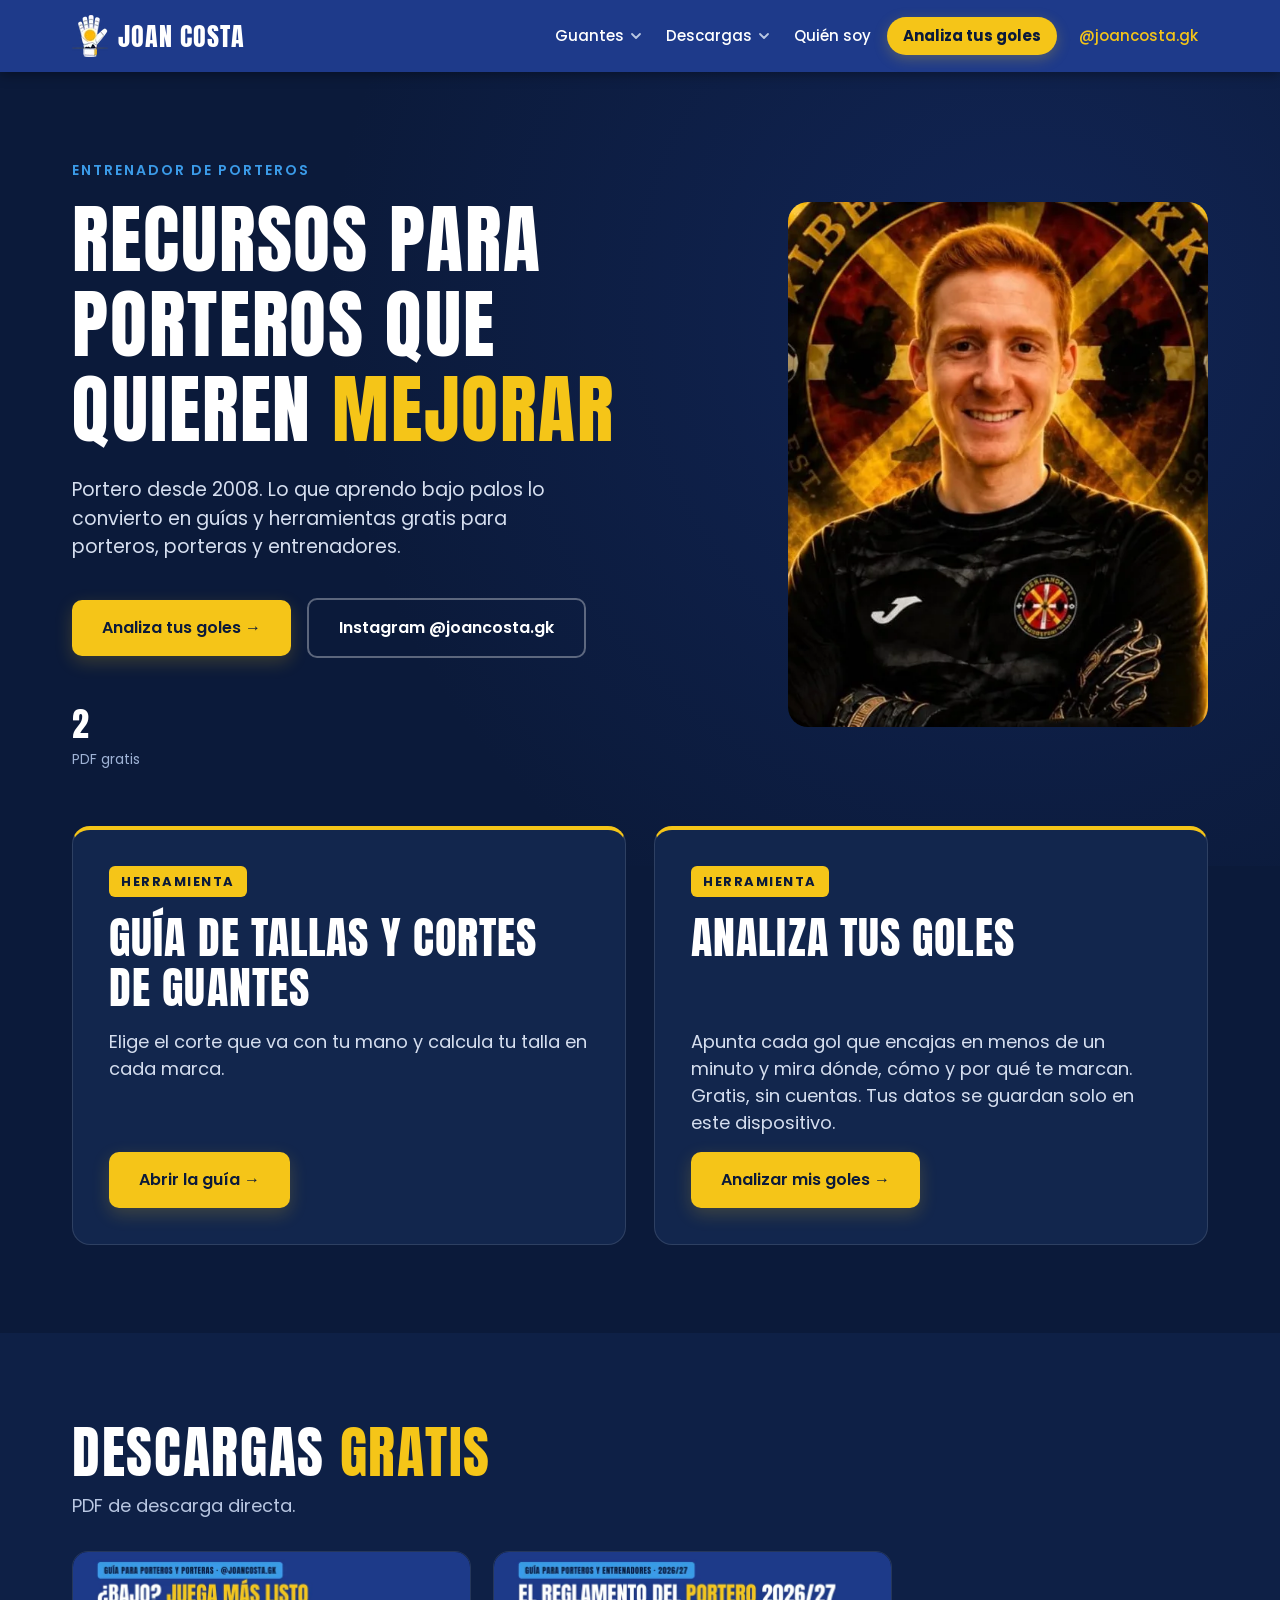
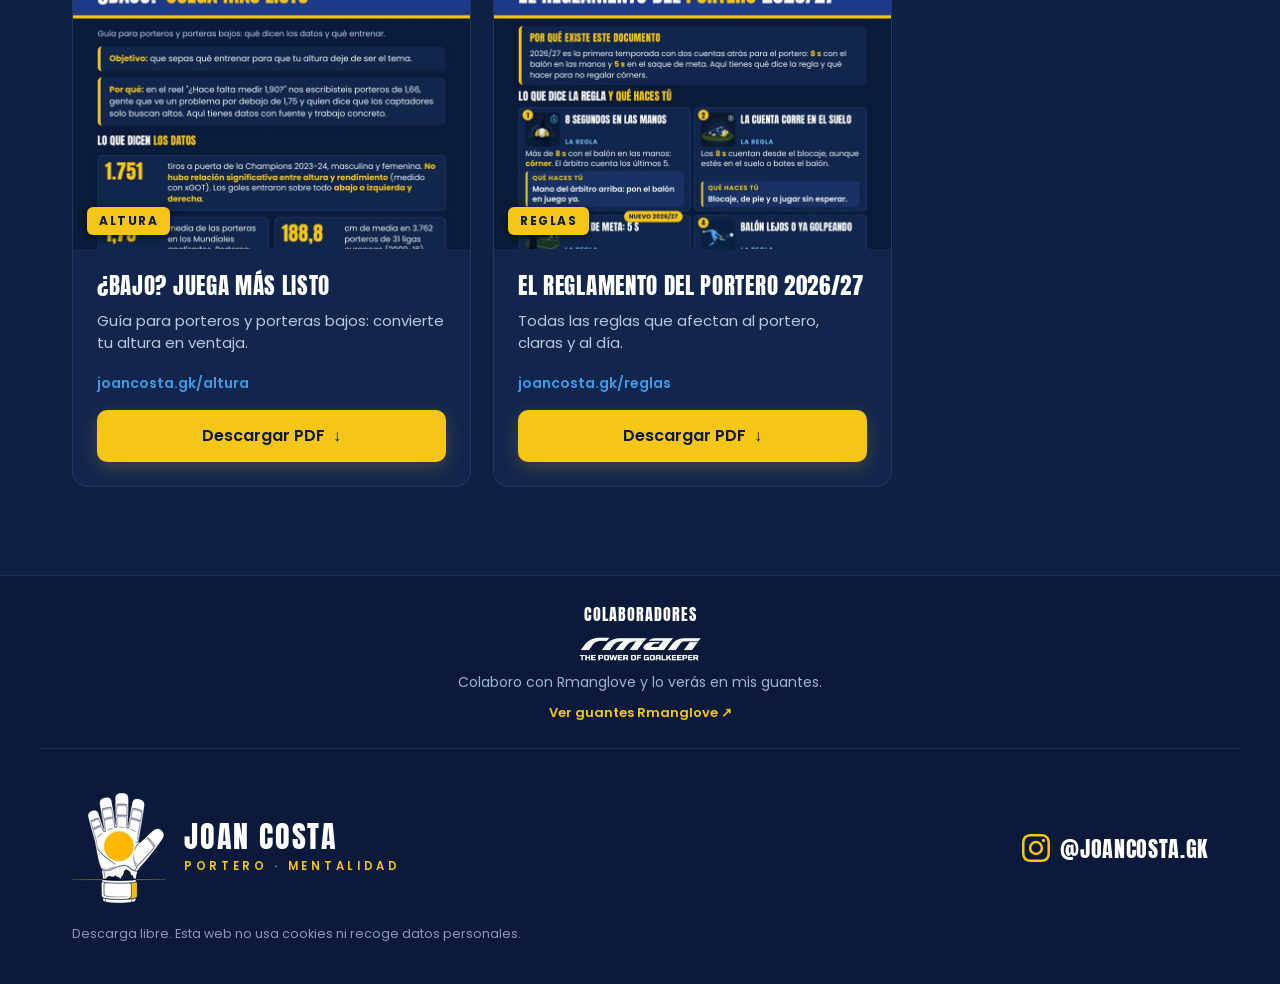
<file: index.html>
<!DOCTYPE html><html lang="es"><head><meta charset="utf-8"><meta name="viewport" content="width=device-width,initial-scale=1">
<title>Joan Costa · Entrenador de porteros · Recursos gratis</title>
<meta name="description" content="Recursos gratuitos para porteros, porteras y entrenadores: guía de tallas y cortes de guantes, reglamento del portero 2026/27 y guía para porteros bajos. Descarga directa.">
<meta property="og:type" content="website"><meta property="og:locale" content="es_ES"><meta property="og:title" content="Joan Costa · Recursos gratis para porteros"><meta property="og:description" content="Recursos gratuitos para porteros, porteras y entrenadores: guía de tallas y cortes de guantes, reglamento del portero 2026/27 y guía para porteros bajos. Descarga directa."><meta property="og:image" content="img/og-image.jpg"><meta property="og:image:width" content="1200"><meta property="og:image:height" content="630"><meta name="twitter:card" content="summary_large_image">
<meta name="theme-color" content="#0B1A3A">
<link rel="stylesheet" href="css/styles.css?v=22"><link rel="stylesheet" href="css/nav.css?v=22"><link rel="icon" href="favicon.ico?v=22" sizes="any"><link rel="icon" type="image/svg+xml" href="favicon.svg?v=22"><link rel="icon" type="image/png" sizes="32x32" href="favicon.png?v=22"><link rel="icon" type="image/png" sizes="16x16" href="favicon-16.png?v=22"><link rel="apple-touch-icon" href="apple-touch-icon.png?v=22"></head><body>
<a class="skip" href="#destacados">Saltar al contenido</a>
<header class="sn"><div class="sn-in"><a class="sn-logo" href="index.html" aria-label="Joan Costa, inicio"><picture><source type="image/webp" srcset="img/logo-guante-42.webp 1x, img/logo-guante-84.webp 2x, img/logo-guante-126.webp 3x"><img class="sn-mark" src="img/logo-guante-42.png" srcset="img/logo-guante-84.png 2x, img/logo-guante-126.png 3x" width="36" height="42" alt="" aria-hidden="true"></picture><span>Joan Costa</span></a><nav class="sn-nav" aria-label="Principal"><ul><li class="has-m"><div class="sn-it"><a href="guantes/index.html">Guantes</a><button type="button" class="sn-dd" aria-expanded="false" aria-controls="sn-m-guantes" aria-label="Abrir menú Guantes"><svg width="12" height="12" viewBox="0 0 12 12" aria-hidden="true"><path d="M2 4l4 4 4-4" fill="none" stroke="currentColor" stroke-width="1.8" stroke-linecap="round" stroke-linejoin="round"/></svg></button></div><ul class="sn-m" id="sn-m-guantes"><li><a href="guantes/index.html#corte">Elegir corte<small>Qué corte va con tu mano</small></a></li><li><a href="guantes/index.html#talla">Calcular talla<small>Tu talla en cada marca</small></a></li></ul></li><li class="has-m"><div class="sn-it"><a href="index.html#descargas">Descargas</a><button type="button" class="sn-dd" aria-expanded="false" aria-controls="sn-m-desc" aria-label="Abrir menú Descargas"><svg width="12" height="12" viewBox="0 0 12 12" aria-hidden="true"><path d="M2 4l4 4 4-4" fill="none" stroke="currentColor" stroke-width="1.8" stroke-linecap="round" stroke-linejoin="round"/></svg></button></div><ul class="sn-m" id="sn-m-desc"><li><a href="pdf/guia-porteros-bajos.pdf" download><span><span class="pdf">PDF</span>¿Bajo? Juega más listo</span><small>Guía para porteros y porteras bajos</small></a></li><li><a href="pdf/reglamento-portero-2026-27.pdf" download><span><span class="pdf">PDF</span>Reglamento del portero 2026/27</span><small>Las reglas que afectan al portero</small></a></li></ul></li><li><div class="sn-it"><a href="quien-soy/index.html">Quién soy</a></div></li><li class="sn-goles"><div class="sn-it"><a class="sn-pill" href="goles/index.html">Analiza tus goles</a></div></li><li class="sn-ig"><div class="sn-it"><a href="https://www.instagram.com/joancosta.gk/" target="_blank" rel="noopener">@joancosta.gk</a></div></li></ul></nav></div></header>
<main><section class="hero" id="inicio"><div class="wrap"><div>
<div class="eyebrow">Entrenador de porteros</div>
<h1>Recursos para porteros que quieren <em>mejorar</em></h1>
<!-- ===== TEXTO DE PRESENTACIÓN ===== -->
<p class="intro">Portero desde 2008. Lo que aprendo bajo palos lo convierto en guías y herramientas gratis para porteros, porteras y entrenadores.</p>
<!-- ===== FIN TEXTO DE PRESENTACIÓN ===== -->
<div class="ctas"><a class="btn btn-y" href="goles/index.html">Analiza tus goles →</a><a class="btn btn-o" href="https://www.instagram.com/joancosta.gk/" target="_blank" rel="noopener">Instagram @joancosta.gk</a></div>
<div class="stats"><div><b id="npdf">2</b>PDF gratis</div></div>
</div><div class="photo foto"><picture><source srcset="img/joan.webp" type="image/webp"><img src="img/joan.jpg" alt="Joan Costa, portero del Iberlanda" width="554" height="695"></picture></div></div></section>
<section class="feat" id="destacados" aria-label="Destacados"><div class="wrap">
<a class="fcard" href="guantes/index.html"><span class="ftag">Herramienta</span><h2>Guía de tallas y cortes de guantes</h2><p>Elige el corte que va con tu mano y calcula tu talla en cada marca.</p><span class="btn btn-y">Abrir la guía →</span></a>
<a class="fcard" id="analiza" href="goles/index.html"><span class="ftag">Herramienta</span><h2>Analiza tus goles</h2><p>Apunta cada gol que encajas en menos de un minuto y mira dónde, cómo y por qué te marcan. Gratis, sin cuentas. Tus datos se guardan solo en este dispositivo.</p><span class="btn btn-y">Analizar mis goles →</span></a>
</div></section>
<section class="res" id="descargas"><div class="wrap">
<h2>Descargas <span>gratis</span></h2><p class="sub">PDF de descarga directa.</p>
<div class="grid">
<article class="card" data-cat="porteros"><div class="thumb"><img src="img/guia-porteros-bajos.webp" alt="Portada del PDF «¿Bajo? Juega más listo»" width="800" height="1100"><span class="tag">ALTURA</span></div><div class="body"><h3>¿Bajo? Juega más listo</h3><p>Guía para porteros y porteras bajos: convierte tu altura en ventaja.</p><div class="url">joancosta.gk/altura</div><a class="btn btn-y" href="pdf/guia-porteros-bajos.pdf" download target="_blank" rel="noopener">Descargar PDF <span aria-hidden="true">↓</span></a></div></article>
<article class="card" data-cat="porteros entrenadores"><div class="thumb"><img src="img/reglamento-portero-2026-27.webp" alt="Portada del PDF «El reglamento del portero 2026/27»" width="800" height="1100"><span class="tag">REGLAS</span></div><div class="body"><h3>El reglamento del portero 2026/27</h3><p>Todas las reglas que afectan al portero, claras y al día.</p><div class="url">joancosta.gk/reglas</div><a class="btn btn-y" href="pdf/reglamento-portero-2026-27.pdf" download target="_blank" rel="noopener">Descargar PDF <span aria-hidden="true">↓</span></a></div></article>
</div>
</div></section>
</main>
<div class="colab-band" id="colaboradores"><div class="cb-in"><h2 class="cb-h">Colaboradores</h2><img src="img/rmanglove-logo.webp" alt="Rmanglove" width="490" height="102"><span class="cb-t">Colaboro con Rmanglove y lo verás en mis guantes.</span><a href="https://rmanglove.com" target="_blank" rel="noopener">Ver guantes Rmanglove ↗</a></div></div>
<div class="sf-brand"><div class="sf-logo"><picture><source type="image/webp" srcset="img/logo-guante-110.webp 1x, img/logo-guante-220.webp 2x"><img src="img/logo-guante-110.png" srcset="img/logo-guante-220.png 2x" width="94" height="110" alt="Logo de Joan Costa: guante de portero con el sol y Es Vedrà" loading="lazy"></picture><div class="sf-bt"><b>Joan Costa</b><span>Portero · Mentalidad</span></div></div><div class="sf-l"><a class="sf-ig" href="https://www.instagram.com/joancosta.gk/" target="_blank" rel="noopener" aria-label="Instagram de Joan Costa"><svg viewBox="0 0 24 24" width="28" height="28" aria-hidden="true" fill="currentColor"><path d="M12 2.16c3.2 0 3.58.01 4.85.07 1.17.05 1.8.25 2.23.41.56.22.96.48 1.38.9.42.42.68.82.9 1.38.16.42.36 1.06.41 2.23.06 1.27.07 1.65.07 4.85s-.01 3.58-.07 4.85c-.05 1.17-.25 1.8-.41 2.23-.22.56-.48.96-.9 1.38-.42.42-.82.68-1.38.9-.42.16-1.06.36-2.23.41-1.27.06-1.65.07-4.85.07s-3.58-.01-4.85-.07c-1.17-.05-1.8-.25-2.23-.41a3.7 3.7 0 0 1-1.38-.9 3.7 3.7 0 0 1-.9-1.38c-.16-.42-.36-1.06-.41-2.23C2.17 15.58 2.16 15.2 2.16 12s.01-3.58.07-4.85c.05-1.17.25-1.8.41-2.23.22-.56.48-.96.9-1.38.42-.42.82-.68 1.38-.9.42-.16 1.06-.36 2.23-.41C8.42 2.17 8.8 2.16 12 2.16M12 0C8.74 0 8.33.01 7.05.07 5.78.13 4.9.33 4.14.63c-.79.3-1.46.72-2.13 1.38A5.9 5.9 0 0 0 .63 4.14C.33 4.9.13 5.78.07 7.05.01 8.33 0 8.74 0 12s.01 3.67.07 4.95c.06 1.27.26 2.15.56 2.91.3.79.72 1.46 1.38 2.13a5.9 5.9 0 0 0 2.13 1.38c.76.3 1.64.5 2.91.56C8.33 23.99 8.74 24 12 24s3.67-.01 4.95-.07c1.27-.06 2.15-.26 2.91-.56a5.9 5.9 0 0 0 2.13-1.38 5.9 5.9 0 0 0 1.38-2.13c.3-.76.5-1.64.56-2.91.06-1.28.07-1.69.07-4.95s-.01-3.67-.07-4.95c-.06-1.27-.26-2.15-.56-2.91a5.9 5.9 0 0 0-1.38-2.13A5.9 5.9 0 0 0 19.86.63C19.1.33 18.22.13 16.95.07 15.67.01 15.26 0 12 0zm0 5.84a6.16 6.16 0 1 0 0 12.32 6.16 6.16 0 0 0 0-12.32zM12 16a4 4 0 1 1 0-8 4 4 0 0 1 0 8zm6.4-11.85a1.44 1.44 0 1 0 0 2.88 1.44 1.44 0 0 0 0-2.88z"/></svg></a><span class="logo">@joancosta.gk</span></div></div><footer class="sf"><div class="wrap"><p class="sf-r">Descarga libre. Esta web no usa cookies ni recoge datos personales.</p></div></footer>
<script>var n=document.querySelectorAll("#descargas .card").length,e=document.getElementById("npdf");if(e)e.textContent=n;var ph=document.querySelector(".photo img");if(ph){ph.addEventListener("error",function(){ph.remove()});if(ph.complete&&!ph.naturalWidth)ph.remove();}</script><script src="js/nav.js?v=22"></script>
</body></html>
</file>
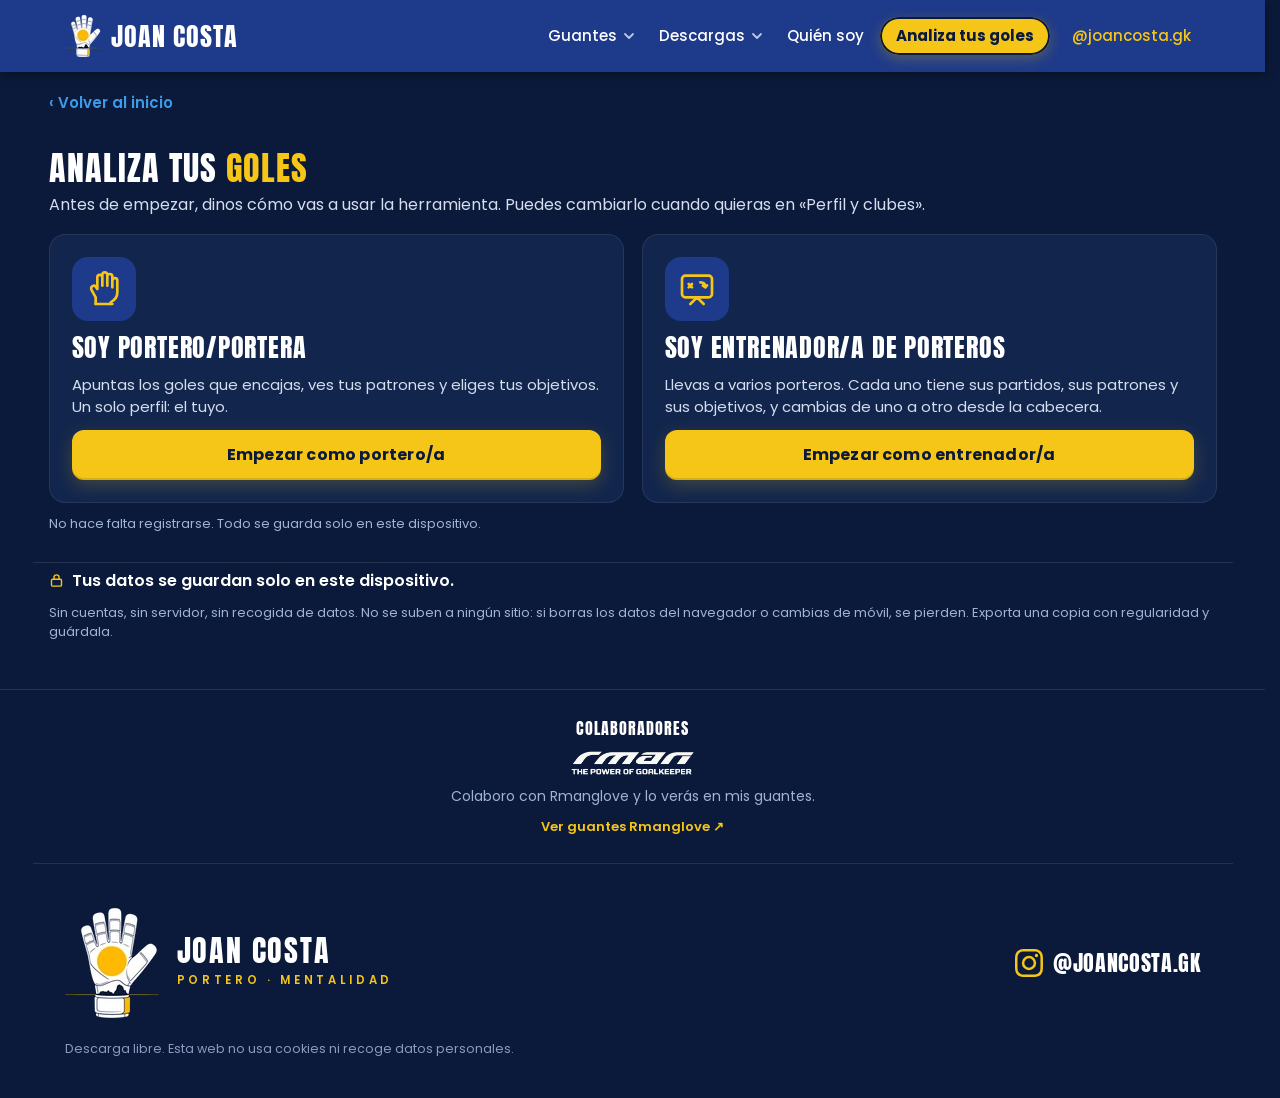
<file: gol/index.html>
<!DOCTYPE html><html lang="es"><head><meta charset="utf-8"><meta name="robots" content="noindex"><title>Analiza tus goles · Joan Costa</title><meta http-equiv="refresh" content="0; url=../goles/index.html"><link rel="icon" href="../favicon.ico?v=22" sizes="any"><link rel="icon" type="image/svg+xml" href="../favicon.svg?v=22"><link rel="icon" type="image/png" sizes="32x32" href="../favicon.png?v=22"><link rel="icon" type="image/png" sizes="16x16" href="../favicon-16.png?v=22"><link rel="apple-touch-icon" href="../apple-touch-icon.png?v=22"></head><body style="font-family:sans-serif;background:#0B1A3A;color:#fff;padding:40px"><img src="../img/logo-guante-110.png" width="94" height="110" alt="Joan Costa" style="display:block;margin:0 0 20px"><p>Abriendo «Analiza tus goles»… Si no se abre, <a style="color:#F5C518" href="../goles/index.html">pulsa aquí</a>.</p><script>location.replace("../goles/index.html")</script></body></html>
</file>
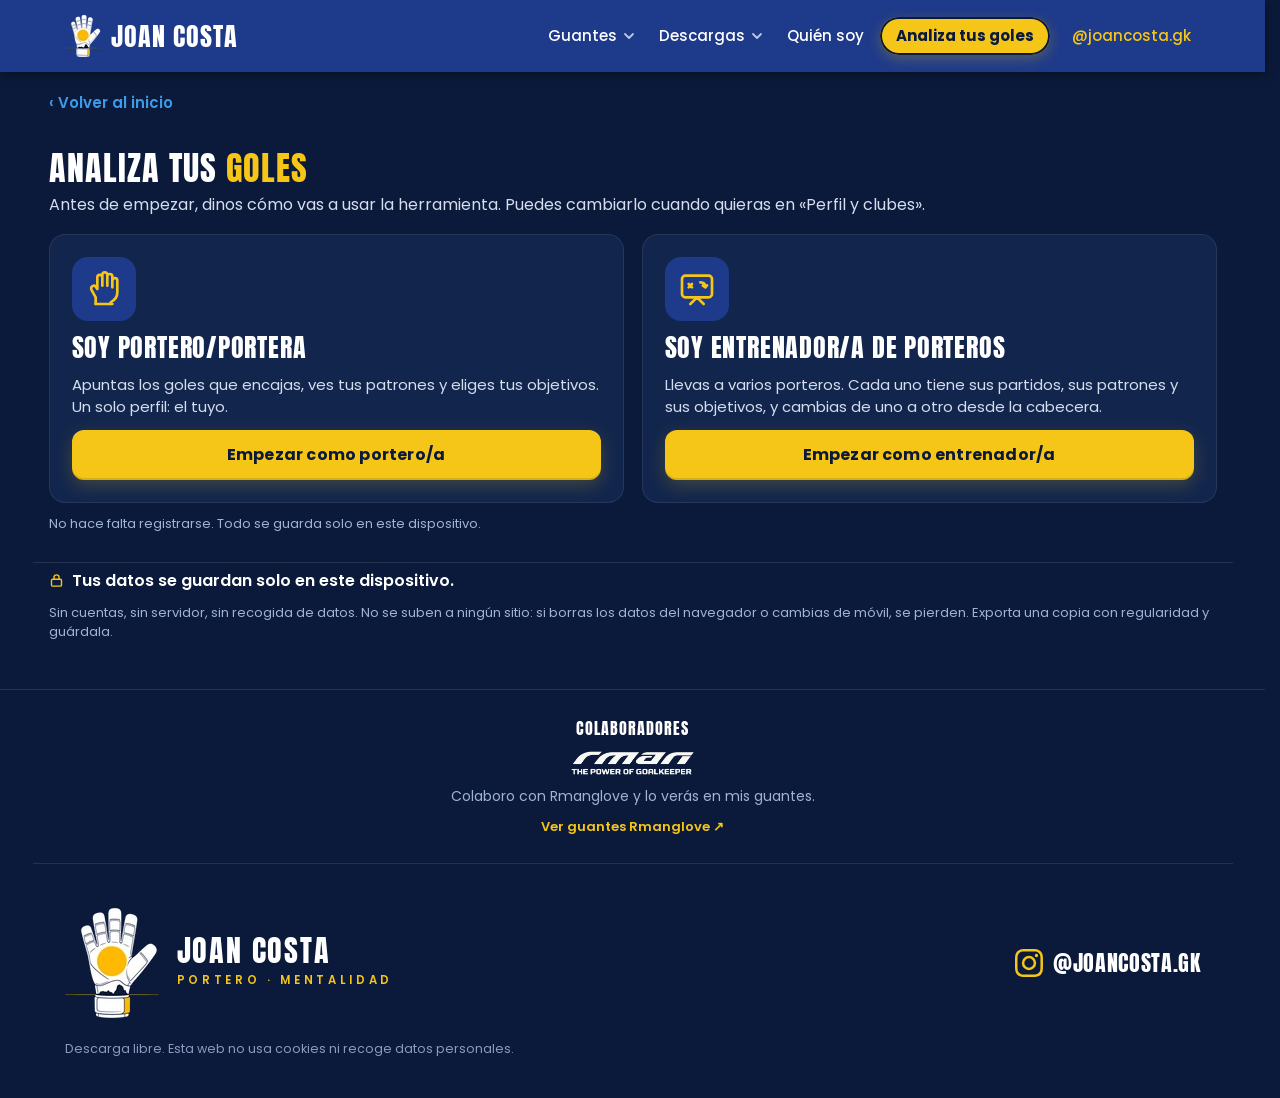
<file: goles/index.html>
<!DOCTYPE html><html lang="es"><head><meta charset="utf-8"><meta name="viewport" content="width=device-width,initial-scale=1,viewport-fit=cover">
<title>Analiza tus goles · Joan Costa</title>
<meta name="description" content="Herramienta gratis para porteros: apunta cada gol que encajas, mira tus patrones y elige objetivos de entrenamiento. Tus datos se guardan solo en tu dispositivo.">
<meta name="theme-color" content="#0B1A3A">
<link rel="stylesheet" href="../css/styles.css?v=22"><link rel="stylesheet" href="css/goles.css?v=22"><link rel="stylesheet" href="../css/nav.css?v=22"><link rel="icon" href="../favicon.ico?v=22" sizes="any"><link rel="icon" type="image/svg+xml" href="../favicon.svg?v=22"><link rel="icon" type="image/png" sizes="32x32" href="../favicon.png?v=22"><link rel="icon" type="image/png" sizes="16x16" href="../favicon-16.png?v=22"><link rel="apple-touch-icon" href="../apple-touch-icon.png?v=22"></head><body class="pg-tool">
<a class="skip" href="#app">Saltar al contenido</a>
<header class="sn"><div class="sn-in"><a class="sn-logo" href="../index.html" aria-label="Joan Costa, inicio"><picture><source type="image/webp" srcset="../img/logo-guante-42.webp 1x, ../img/logo-guante-84.webp 2x, ../img/logo-guante-126.webp 3x"><img class="sn-mark" src="../img/logo-guante-42.png" srcset="../img/logo-guante-84.png 2x, ../img/logo-guante-126.png 3x" width="36" height="42" alt="" aria-hidden="true"></picture><span>Joan Costa</span></a><nav class="sn-nav" aria-label="Principal"><ul><li class="has-m"><div class="sn-it"><a href="../guantes/index.html">Guantes</a><button type="button" class="sn-dd" aria-expanded="false" aria-controls="sn-m-guantes" aria-label="Abrir menú Guantes"><svg width="12" height="12" viewBox="0 0 12 12" aria-hidden="true"><path d="M2 4l4 4 4-4" fill="none" stroke="currentColor" stroke-width="1.8" stroke-linecap="round" stroke-linejoin="round"/></svg></button></div><ul class="sn-m" id="sn-m-guantes"><li><a href="../guantes/index.html#corte">Elegir corte<small>Qué corte va con tu mano</small></a></li><li><a href="../guantes/index.html#talla">Calcular talla<small>Tu talla en cada marca</small></a></li></ul></li><li class="has-m"><div class="sn-it"><a href="../index.html#descargas">Descargas</a><button type="button" class="sn-dd" aria-expanded="false" aria-controls="sn-m-desc" aria-label="Abrir menú Descargas"><svg width="12" height="12" viewBox="0 0 12 12" aria-hidden="true"><path d="M2 4l4 4 4-4" fill="none" stroke="currentColor" stroke-width="1.8" stroke-linecap="round" stroke-linejoin="round"/></svg></button></div><ul class="sn-m" id="sn-m-desc"><li><a href="../pdf/guia-porteros-bajos.pdf" download><span><span class="pdf">PDF</span>¿Bajo? Juega más listo</span><small>Guía para porteros y porteras bajos</small></a></li><li><a href="../pdf/reglamento-portero-2026-27.pdf" download><span><span class="pdf">PDF</span>Reglamento del portero 2026/27</span><small>Las reglas que afectan al portero</small></a></li></ul></li><li><div class="sn-it"><a href="../quien-soy/index.html">Quién soy</a></div></li><li class="sn-goles"><div class="sn-it"><a class="sn-pill" href="../goles/index.html" aria-current="page">Analiza tus goles</a></div></li><li class="sn-ig"><div class="sn-it"><a href="https://www.instagram.com/joancosta.gk/" target="_blank" rel="noopener">@joancosta.gk</a></div></li></ul></nav></div></header><div class="sn-back"><a href="../index.html">‹ Volver al inicio</a></div>
<div class="ag">
<main class="ag-main" id="app"></main>
<section class="ag-main foot ag-foot" aria-label="Tus datos">
  <p class="priv"><svg class="lock" width="15" height="15" viewBox="0 0 24 24" aria-hidden="true" fill="none" stroke="currentColor" stroke-width="2.2" stroke-linecap="round"><rect x="4" y="10" width="16" height="11" rx="2"/><path d="M8 10V7a4 4 0 0 1 8 0v3"/></svg>Tus datos se guardan solo en este dispositivo.</p>
  <input type="file" id="fileImport" accept="application/json,.json" hidden>
  <p class="small">Sin cuentas, sin servidor, sin recogida de datos. No se suben a ningún sitio: si borras los datos del navegador o cambias de móvil, se pierden. Exporta una copia con regularidad y guárdala.</p>
</section>
<div id="toast" role="status" aria-live="polite"></div>
</div>
<div class="colab-band" id="colaboradores"><div class="cb-in"><h2 class="cb-h">Colaboradores</h2><img src="../img/rmanglove-logo.webp" alt="Rmanglove" width="490" height="102"><span class="cb-t">Colaboro con Rmanglove y lo verás en mis guantes.</span><a href="https://rmanglove.com" target="_blank" rel="noopener">Ver guantes Rmanglove ↗</a></div></div>
<div class="sf-brand"><div class="sf-logo"><picture><source type="image/webp" srcset="../img/logo-guante-110.webp 1x, ../img/logo-guante-220.webp 2x"><img src="../img/logo-guante-110.png" srcset="../img/logo-guante-220.png 2x" width="94" height="110" alt="Logo de Joan Costa: guante de portero con el sol y Es Vedrà" loading="lazy"></picture><div class="sf-bt"><b>Joan Costa</b><span>Portero · Mentalidad</span></div></div><div class="sf-l"><a class="sf-ig" href="https://www.instagram.com/joancosta.gk/" target="_blank" rel="noopener" aria-label="Instagram de Joan Costa"><svg viewBox="0 0 24 24" width="28" height="28" aria-hidden="true" fill="currentColor"><path d="M12 2.16c3.2 0 3.58.01 4.85.07 1.17.05 1.8.25 2.23.41.56.22.96.48 1.38.9.42.42.68.82.9 1.38.16.42.36 1.06.41 2.23.06 1.27.07 1.65.07 4.85s-.01 3.58-.07 4.85c-.05 1.17-.25 1.8-.41 2.23-.22.56-.48.96-.9 1.38-.42.42-.82.68-1.38.9-.42.16-1.06.36-2.23.41-1.27.06-1.65.07-4.85.07s-3.58-.01-4.85-.07c-1.17-.05-1.8-.25-2.23-.41a3.7 3.7 0 0 1-1.38-.9 3.7 3.7 0 0 1-.9-1.38c-.16-.42-.36-1.06-.41-2.23C2.17 15.58 2.16 15.2 2.16 12s.01-3.58.07-4.85c.05-1.17.25-1.8.41-2.23.22-.56.48-.96.9-1.38.42-.42.82-.68 1.38-.9.42-.16 1.06-.36 2.23-.41C8.42 2.17 8.8 2.16 12 2.16M12 0C8.74 0 8.33.01 7.05.07 5.78.13 4.9.33 4.14.63c-.79.3-1.46.72-2.13 1.38A5.9 5.9 0 0 0 .63 4.14C.33 4.9.13 5.78.07 7.05.01 8.33 0 8.74 0 12s.01 3.67.07 4.95c.06 1.27.26 2.15.56 2.91.3.79.72 1.46 1.38 2.13a5.9 5.9 0 0 0 2.13 1.38c.76.3 1.64.5 2.91.56C8.33 23.99 8.74 24 12 24s3.67-.01 4.95-.07c1.27-.06 2.15-.26 2.91-.56a5.9 5.9 0 0 0 2.13-1.38 5.9 5.9 0 0 0 1.38-2.13c.3-.76.5-1.64.56-2.91.06-1.28.07-1.69.07-4.95s-.01-3.67-.07-4.95c-.06-1.27-.26-2.15-.56-2.91a5.9 5.9 0 0 0-1.38-2.13A5.9 5.9 0 0 0 19.86.63C19.1.33 18.22.13 16.95.07 15.67.01 15.26 0 12 0zm0 5.84a6.16 6.16 0 1 0 0 12.32 6.16 6.16 0 0 0 0-12.32zM12 16a4 4 0 1 1 0-8 4 4 0 0 1 0 8zm6.4-11.85a1.44 1.44 0 1 0 0 2.88 1.44 1.44 0 0 0 0-2.88z"/></svg></a><span class="logo">@joancosta.gk</span></div></div><footer class="sf"><div class="wrap"><p class="sf-r">Descarga libre. Esta web no usa cookies ni recoge datos personales.</p></div></footer>
<script src="escudos/escudos.js"></script>
<script src="js/reglas-objetivos.js?v=22"></script>
<script src="js/app.js?v=22"></script>
<script src="js/informe-pdf.js?v=22"></script>
<script src="../js/nav.js?v=22"></script>
</body></html>
</file>
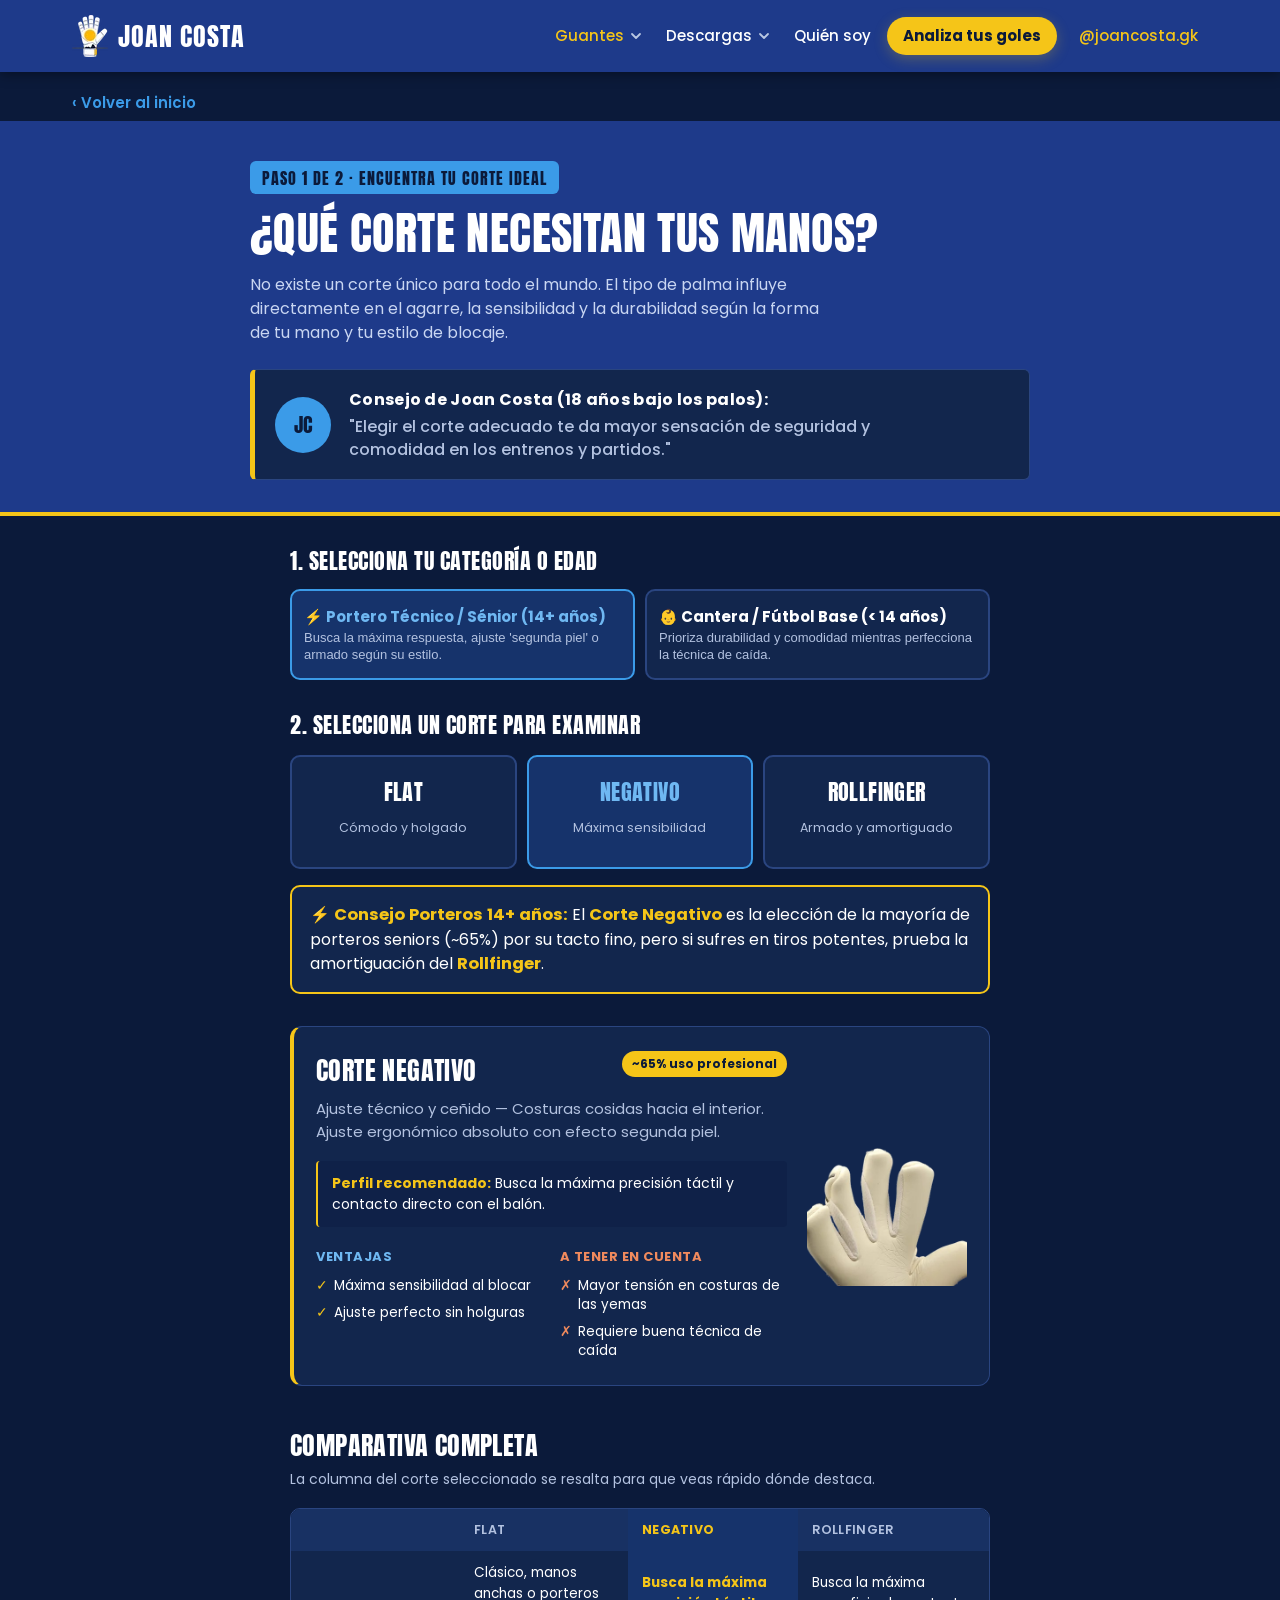
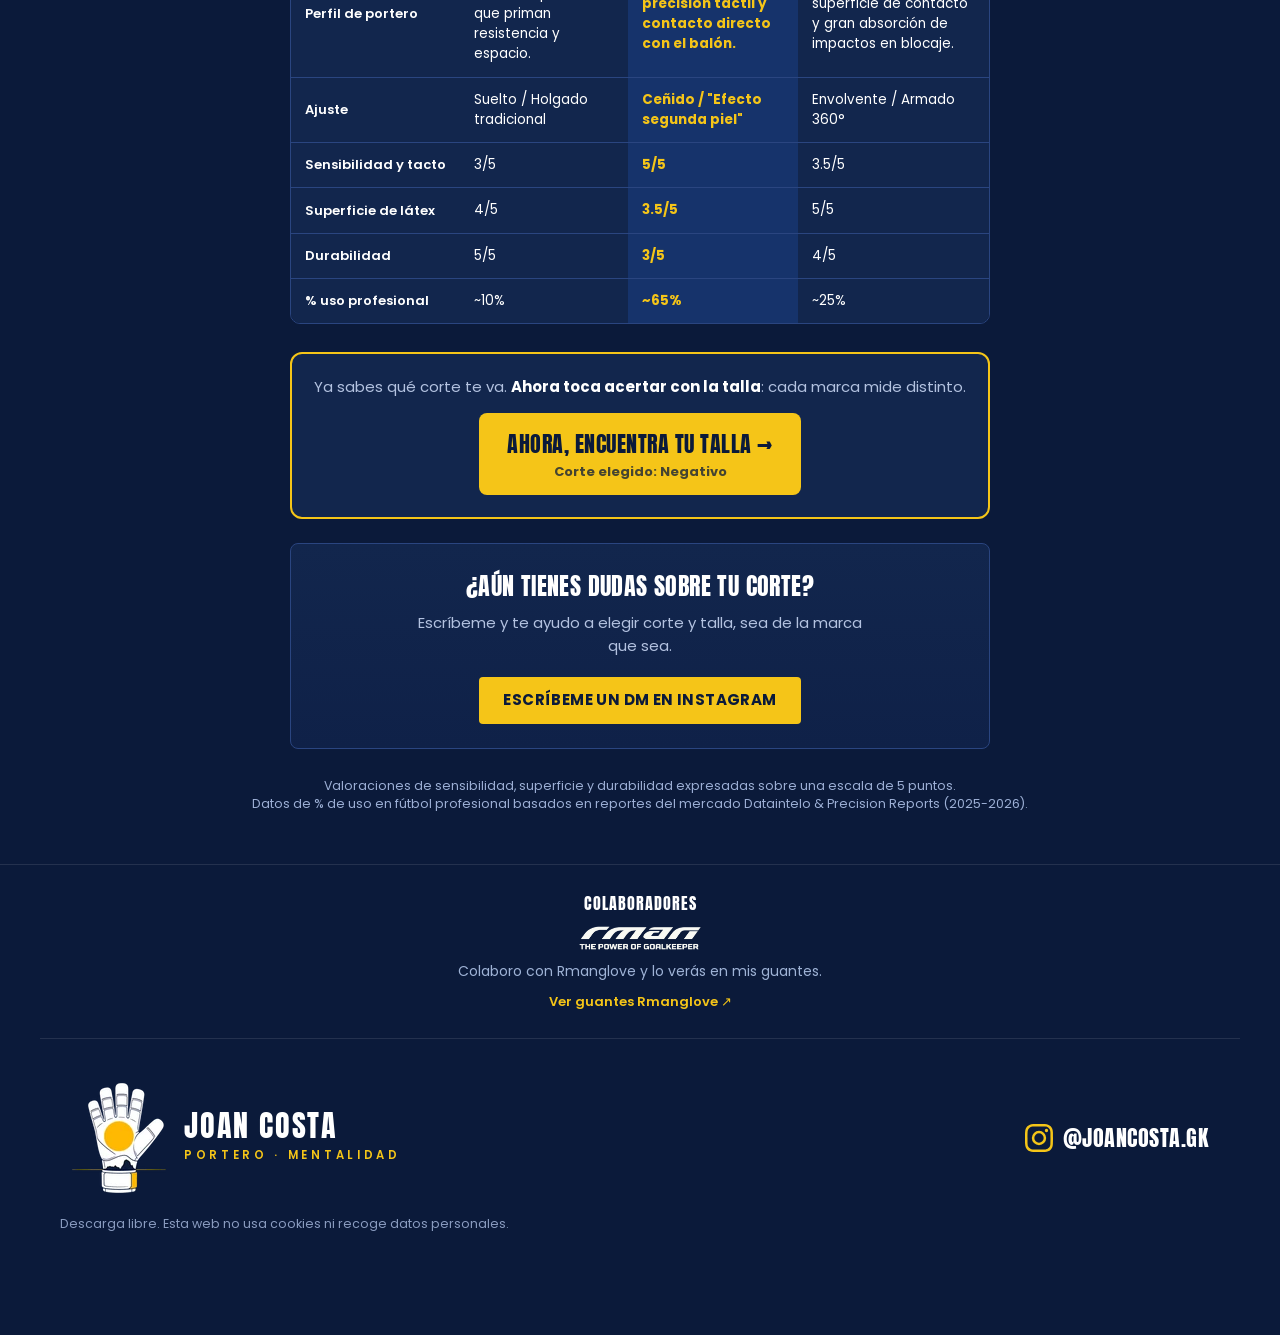
<file: plantilla/index.html>
<!DOCTYPE html><html lang="es"><head><meta charset="utf-8"><meta name="robots" content="noindex"><title>Guía de tallas y cortes de guantes · Joan Costa</title><meta http-equiv="refresh" content="0; url=../guantes/index.html"><link rel="icon" href="../favicon.ico?v=22" sizes="any"><link rel="icon" type="image/svg+xml" href="../favicon.svg?v=22"><link rel="icon" type="image/png" sizes="32x32" href="../favicon.png?v=22"><link rel="icon" type="image/png" sizes="16x16" href="../favicon-16.png?v=22"><link rel="apple-touch-icon" href="../apple-touch-icon.png?v=22"></head><body style="font-family:sans-serif;background:#0B1A3A;color:#fff;padding:40px"><img src="../img/logo-guante-110.png" width="94" height="110" alt="Joan Costa" style="display:block;margin:0 0 20px"><p>Abriendo la guía de guantes… Si no se abre, <a style="color:#F5C518" href="../guantes/index.html">pulsa aquí</a>.</p><script>location.replace("../guantes/index.html")</script></body></html>
</file>
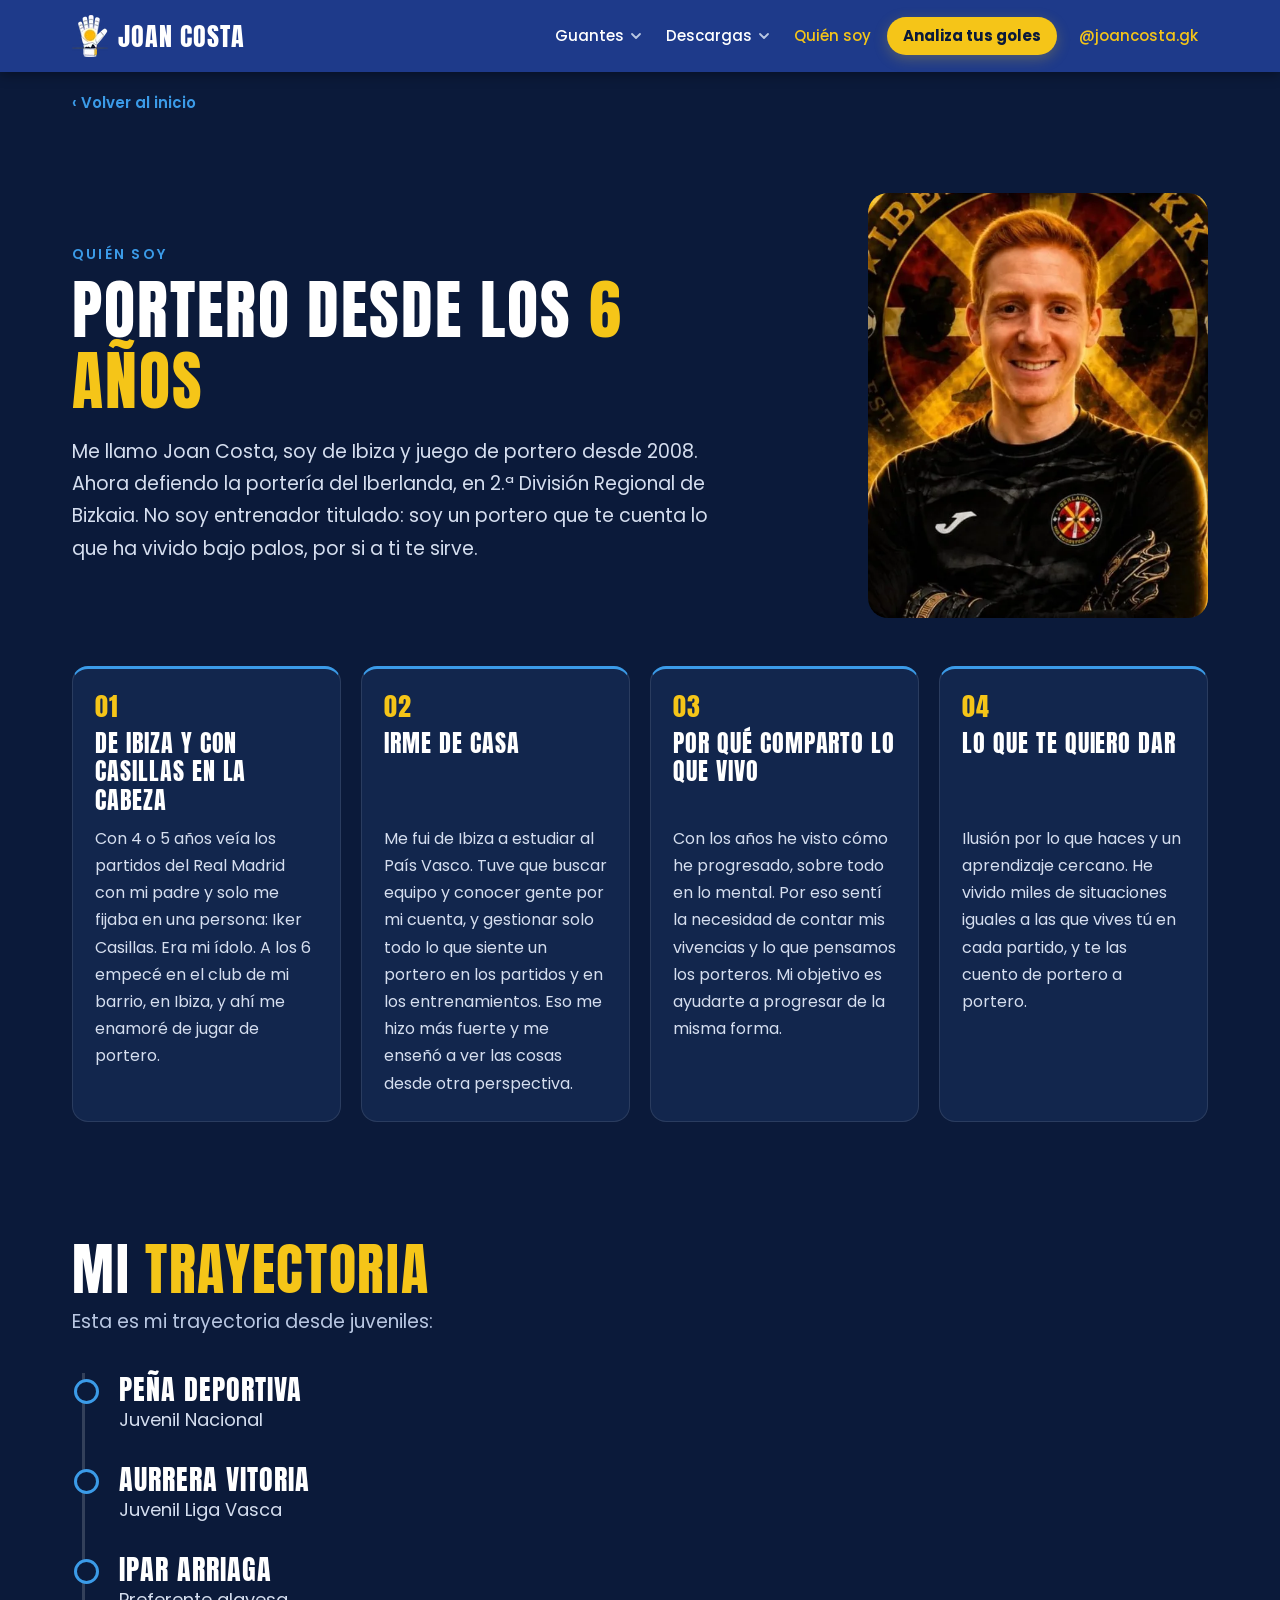
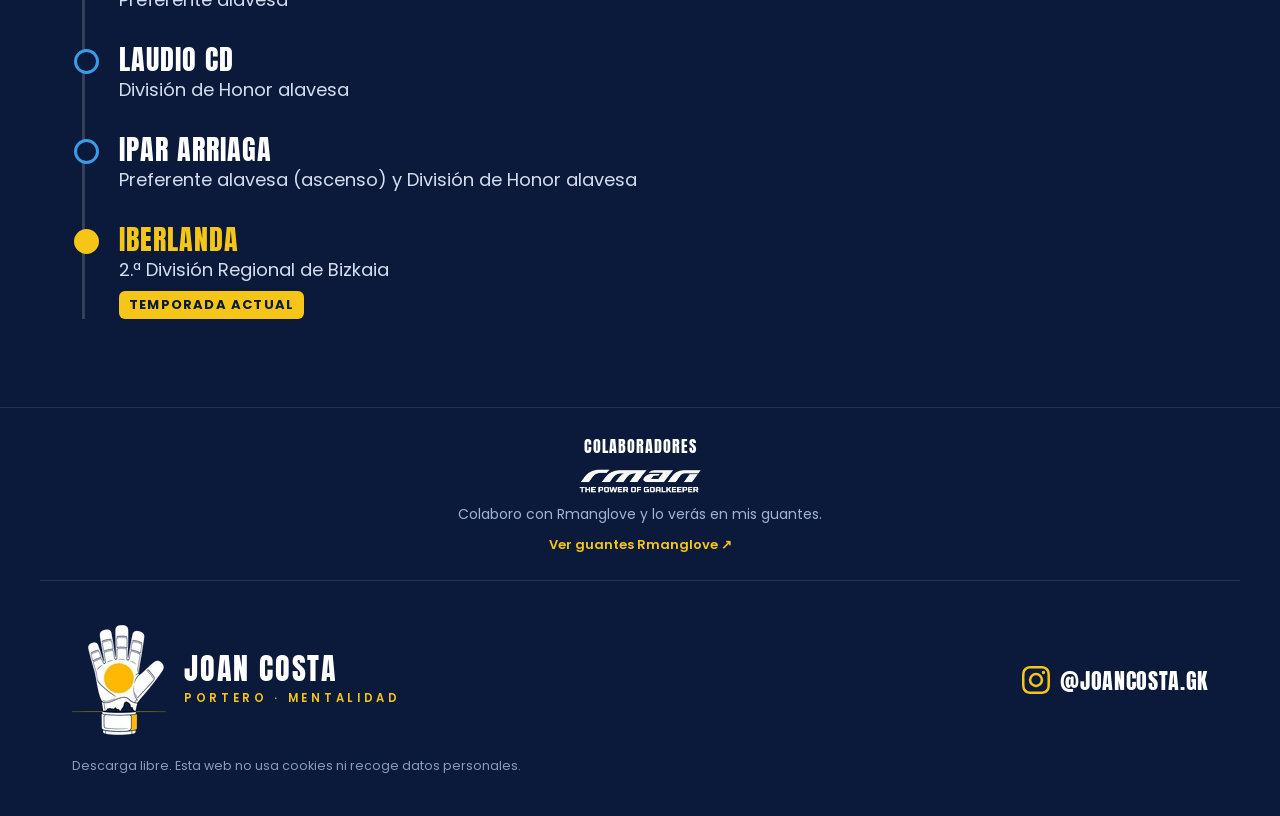
<file: quien-soy/index.html>
<!DOCTYPE html><html lang="es"><head><meta charset="utf-8"><meta name="viewport" content="width=device-width,initial-scale=1">
<title>Quién soy · Joan Costa</title>
<meta name="description" content="Quién es Joan Costa: portero de Ibiza desde 2008, su historia y su trayectoria hasta el CD Iberlanda.">
<meta property="og:type" content="website"><meta property="og:locale" content="es_ES"><meta property="og:title" content="Joan Costa · Recursos gratis para porteros"><meta property="og:description" content="Recursos gratuitos para porteros, porteras y entrenadores: guía de tallas y cortes de guantes, reglamento del portero 2026/27 y guía para porteros bajos. Descarga directa."><meta property="og:image" content="../img/og-image.jpg"><meta property="og:image:width" content="1200"><meta property="og:image:height" content="630"><meta name="twitter:card" content="summary_large_image">
<meta name="theme-color" content="#0B1A3A">
<link rel="stylesheet" href="../css/styles.css?v=22"><link rel="stylesheet" href="../css/nav.css?v=22"><link rel="icon" href="../favicon.ico?v=22" sizes="any"><link rel="icon" type="image/svg+xml" href="../favicon.svg?v=22"><link rel="icon" type="image/png" sizes="32x32" href="../favicon.png?v=22"><link rel="icon" type="image/png" sizes="16x16" href="../favicon-16.png?v=22"><link rel="apple-touch-icon" href="../apple-touch-icon.png?v=22"></head><body>
<a class="skip" href="#quien-soy">Saltar al contenido</a>
<header class="sn"><div class="sn-in"><a class="sn-logo" href="../index.html" aria-label="Joan Costa, inicio"><picture><source type="image/webp" srcset="../img/logo-guante-42.webp 1x, ../img/logo-guante-84.webp 2x, ../img/logo-guante-126.webp 3x"><img class="sn-mark" src="../img/logo-guante-42.png" srcset="../img/logo-guante-84.png 2x, ../img/logo-guante-126.png 3x" width="36" height="42" alt="" aria-hidden="true"></picture><span>Joan Costa</span></a><nav class="sn-nav" aria-label="Principal"><ul><li class="has-m"><div class="sn-it"><a href="../guantes/index.html">Guantes</a><button type="button" class="sn-dd" aria-expanded="false" aria-controls="sn-m-guantes" aria-label="Abrir menú Guantes"><svg width="12" height="12" viewBox="0 0 12 12" aria-hidden="true"><path d="M2 4l4 4 4-4" fill="none" stroke="currentColor" stroke-width="1.8" stroke-linecap="round" stroke-linejoin="round"/></svg></button></div><ul class="sn-m" id="sn-m-guantes"><li><a href="../guantes/index.html#corte">Elegir corte<small>Qué corte va con tu mano</small></a></li><li><a href="../guantes/index.html#talla">Calcular talla<small>Tu talla en cada marca</small></a></li></ul></li><li class="has-m"><div class="sn-it"><a href="../index.html#descargas">Descargas</a><button type="button" class="sn-dd" aria-expanded="false" aria-controls="sn-m-desc" aria-label="Abrir menú Descargas"><svg width="12" height="12" viewBox="0 0 12 12" aria-hidden="true"><path d="M2 4l4 4 4-4" fill="none" stroke="currentColor" stroke-width="1.8" stroke-linecap="round" stroke-linejoin="round"/></svg></button></div><ul class="sn-m" id="sn-m-desc"><li><a href="../pdf/guia-porteros-bajos.pdf" download><span><span class="pdf">PDF</span>¿Bajo? Juega más listo</span><small>Guía para porteros y porteras bajos</small></a></li><li><a href="../pdf/reglamento-portero-2026-27.pdf" download><span><span class="pdf">PDF</span>Reglamento del portero 2026/27</span><small>Las reglas que afectan al portero</small></a></li></ul></li><li><div class="sn-it"><a href="../quien-soy/index.html" aria-current="page">Quién soy</a></div></li><li class="sn-goles"><div class="sn-it"><a class="sn-pill" href="../goles/index.html">Analiza tus goles</a></div></li><li class="sn-ig"><div class="sn-it"><a href="https://www.instagram.com/joancosta.gk/" target="_blank" rel="noopener">@joancosta.gk</a></div></li></ul></nav></div></header><div class="sn-back"><a href="../index.html">‹ Volver al inicio</a></div>
<main><section class="hist" id="mi-historia" aria-labelledby="histT"><div class="wrap"><div class="hist-top"><div class="hist-in"><p class="hist-k">Quién soy</p><h1 id="histT">Portero desde los <span>6 años</span></h1><p class="hist-lead">Me llamo Joan Costa, soy de Ibiza y juego de portero desde 2008. Ahora defiendo la portería del Iberlanda, en 2.ª División Regional de Bizkaia. No soy entrenador titulado: soy un portero que te cuenta lo que ha vivido bajo palos, por si a ti te sirve.</p></div><div class="photo hist-ph foto"><picture><source srcset="../img/joan.webp" type="image/webp"><img src="../img/joan.jpg" alt="Joan Costa, portero del Iberlanda" width="554" height="695"></picture></div></div>
<div class="hist-g">
<article class="hc"><span class="hc-n">01</span><h2>De Ibiza y con Casillas en la cabeza</h2><p>Con 4 o 5 años veía los partidos del Real Madrid con mi padre y solo me fijaba en una persona: Iker Casillas. Era mi ídolo. A los 6 empecé en el club de mi barrio, en Ibiza, y ahí me enamoré de jugar de portero.</p></article>
<article class="hc"><span class="hc-n">02</span><h2>Irme de casa</h2><p>Me fui de Ibiza a estudiar al País Vasco. Tuve que buscar equipo y conocer gente por mi cuenta, y gestionar solo todo lo que siente un portero en los partidos y en los entrenamientos. Eso me hizo más fuerte y me enseñó a ver las cosas desde otra perspectiva.</p></article>
<article class="hc"><span class="hc-n">03</span><h2>Por qué comparto lo que vivo</h2><p>Con los años he visto cómo he progresado, sobre todo en lo mental. Por eso sentí la necesidad de contar mis vivencias y lo que pensamos los porteros. Mi objetivo es ayudarte a progresar de la misma forma.</p></article>
<article class="hc"><span class="hc-n">04</span><h2>Lo que te quiero dar</h2><p>Ilusión por lo que haces y un aprendizaje cercano. He vivido miles de situaciones iguales a las que vives tú en cada partido, y te las cuento de portero a portero.</p></article>
</div></div></section>
<section class="quien" id="quien-soy"><div class="wrap"><h2>Mi <span>trayectoria</span></h2><p class="sub">Esta es mi trayectoria desde juveniles:</p><ol class="tl"><li><b>Peña Deportiva</b><span>Juvenil Nacional</span></li><li><b>Aurrera Vitoria</b><span>Juvenil Liga Vasca</span></li><li><b>Ipar Arriaga</b><span>Preferente alavesa</span></li><li><b>Laudio CD</b><span>División de Honor alavesa</span></li><li><b>Ipar Arriaga</b><span>Preferente alavesa (ascenso) y División de Honor alavesa</span></li><li class="now"><b>Iberlanda</b><span>2.ª División Regional de Bizkaia</span><em>Temporada actual</em></li></ol></div></section></main>
<div class="colab-band" id="colaboradores"><div class="cb-in"><h2 class="cb-h">Colaboradores</h2><img src="../img/rmanglove-logo.webp" alt="Rmanglove" width="490" height="102"><span class="cb-t">Colaboro con Rmanglove y lo verás en mis guantes.</span><a href="https://rmanglove.com" target="_blank" rel="noopener">Ver guantes Rmanglove ↗</a></div></div>
<div class="sf-brand"><div class="sf-logo"><picture><source type="image/webp" srcset="../img/logo-guante-110.webp 1x, ../img/logo-guante-220.webp 2x"><img src="../img/logo-guante-110.png" srcset="../img/logo-guante-220.png 2x" width="94" height="110" alt="Logo de Joan Costa: guante de portero con el sol y Es Vedrà" loading="lazy"></picture><div class="sf-bt"><b>Joan Costa</b><span>Portero · Mentalidad</span></div></div><div class="sf-l"><a class="sf-ig" href="https://www.instagram.com/joancosta.gk/" target="_blank" rel="noopener" aria-label="Instagram de Joan Costa"><svg viewBox="0 0 24 24" width="28" height="28" aria-hidden="true" fill="currentColor"><path d="M12 2.16c3.2 0 3.58.01 4.85.07 1.17.05 1.8.25 2.23.41.56.22.96.48 1.38.9.42.42.68.82.9 1.38.16.42.36 1.06.41 2.23.06 1.27.07 1.65.07 4.85s-.01 3.58-.07 4.85c-.05 1.17-.25 1.8-.41 2.23-.22.56-.48.96-.9 1.38-.42.42-.82.68-1.38.9-.42.16-1.06.36-2.23.41-1.27.06-1.65.07-4.85.07s-3.58-.01-4.85-.07c-1.17-.05-1.8-.25-2.23-.41a3.7 3.7 0 0 1-1.38-.9 3.7 3.7 0 0 1-.9-1.38c-.16-.42-.36-1.06-.41-2.23C2.17 15.58 2.16 15.2 2.16 12s.01-3.58.07-4.85c.05-1.17.25-1.8.41-2.23.22-.56.48-.96.9-1.38.42-.42.82-.68 1.38-.9.42-.16 1.06-.36 2.23-.41C8.42 2.17 8.8 2.16 12 2.16M12 0C8.74 0 8.33.01 7.05.07 5.78.13 4.9.33 4.14.63c-.79.3-1.46.72-2.13 1.38A5.9 5.9 0 0 0 .63 4.14C.33 4.9.13 5.78.07 7.05.01 8.33 0 8.74 0 12s.01 3.67.07 4.95c.06 1.27.26 2.15.56 2.91.3.79.72 1.46 1.38 2.13a5.9 5.9 0 0 0 2.13 1.38c.76.3 1.64.5 2.91.56C8.33 23.99 8.74 24 12 24s3.67-.01 4.95-.07c1.27-.06 2.15-.26 2.91-.56a5.9 5.9 0 0 0 2.13-1.38 5.9 5.9 0 0 0 1.38-2.13c.3-.76.5-1.64.56-2.91.06-1.28.07-1.69.07-4.95s-.01-3.67-.07-4.95c-.06-1.27-.26-2.15-.56-2.91a5.9 5.9 0 0 0-1.38-2.13A5.9 5.9 0 0 0 19.86.63C19.1.33 18.22.13 16.95.07 15.67.01 15.26 0 12 0zm0 5.84a6.16 6.16 0 1 0 0 12.32 6.16 6.16 0 0 0 0-12.32zM12 16a4 4 0 1 1 0-8 4 4 0 0 1 0 8zm6.4-11.85a1.44 1.44 0 1 0 0 2.88 1.44 1.44 0 0 0 0-2.88z"/></svg></a><span class="logo">@joancosta.gk</span></div></div><footer class="sf"><div class="wrap"><p class="sf-r">Descarga libre. Esta web no usa cookies ni recoge datos personales.</p></div></footer>
<script src="../js/nav.js?v=22"></script>
</body></html>
</file>
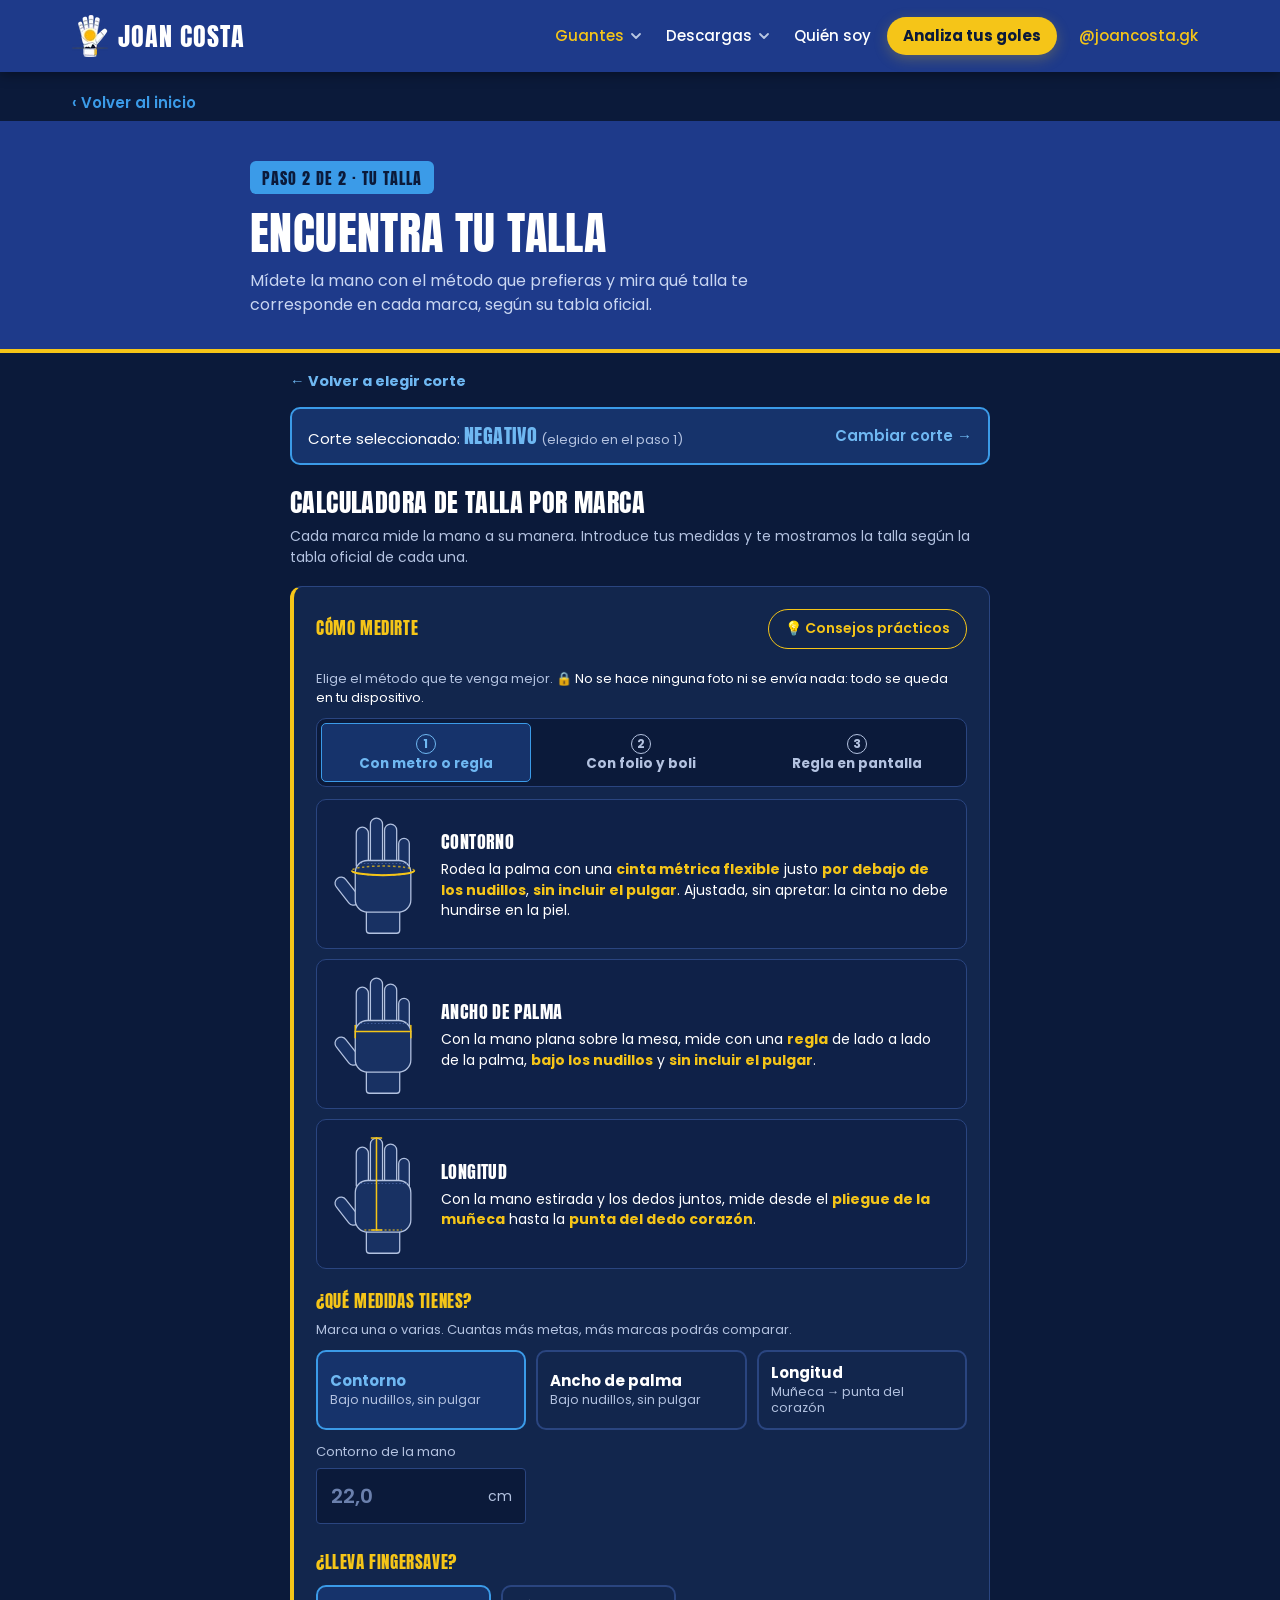
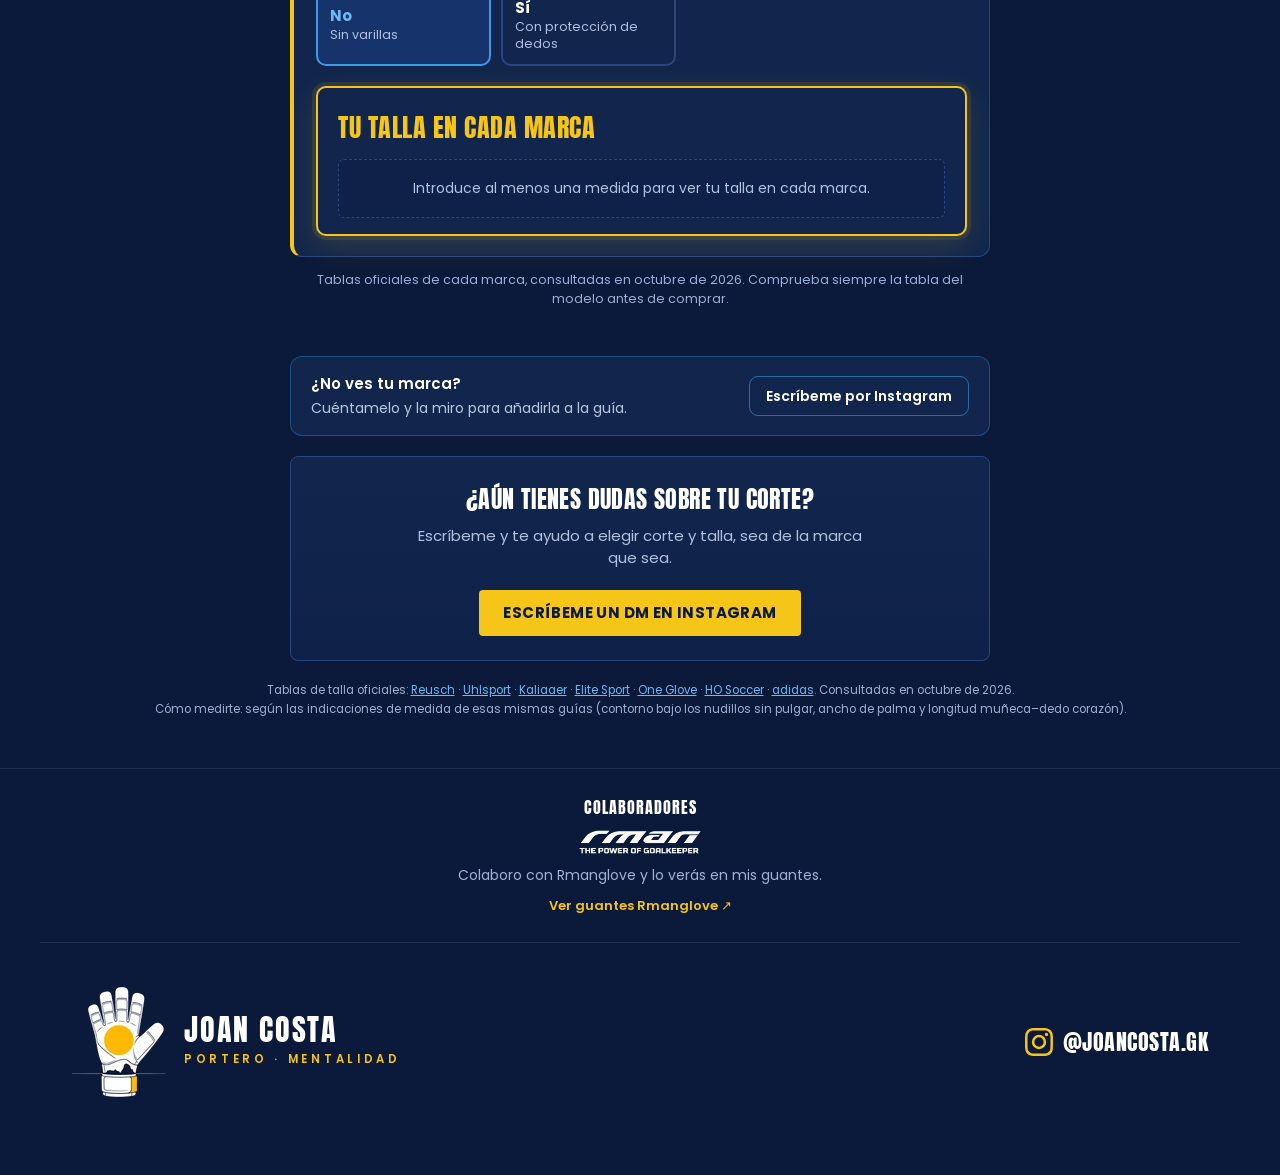
<file: talla/index.html>
<!DOCTYPE html><html lang="es"><head><meta charset="utf-8"><meta name="robots" content="noindex"><title>Guía de tallas y cortes de guantes · Joan Costa</title><meta http-equiv="refresh" content="0; url=../guantes/index.html#talla"><link rel="icon" href="../favicon.ico?v=22" sizes="any"><link rel="icon" type="image/svg+xml" href="../favicon.svg?v=22"><link rel="icon" type="image/png" sizes="32x32" href="../favicon.png?v=22"><link rel="icon" type="image/png" sizes="16x16" href="../favicon-16.png?v=22"><link rel="apple-touch-icon" href="../apple-touch-icon.png?v=22"></head><body style="font-family:sans-serif;background:#0B1A3A;color:#fff;padding:40px"><img src="../img/logo-guante-110.png" width="94" height="110" alt="Joan Costa" style="display:block;margin:0 0 20px"><p>Abriendo la calculadora de tallas… Si no se abre, <a style="color:#F5C518" href="../guantes/index.html#talla">pulsa aquí</a>.</p><script>location.replace("../guantes/index.html#talla")</script></body></html>
</file>
<file: css/styles.css>
@font-face{font-family:Anton;src:url(../fonts/Anton-Regular.ttf) format("truetype");font-display:swap}
@font-face{font-family:Poppins;src:url(../fonts/Poppins-Regular.ttf) format("truetype");font-display:swap;font-weight:400}
@font-face{font-family:Poppins;src:url(../fonts/Poppins-Medium.ttf) format("truetype");font-display:swap;font-weight:500}
@font-face{font-family:Poppins;src:url(../fonts/Poppins-SemiBold.ttf) format("truetype");font-display:swap;font-weight:600}
@font-face{font-family:Poppins;src:url(../fonts/Poppins-Bold.ttf) format("truetype");font-display:swap;font-weight:700}
:root{--base:#0B1A3A;--head:#1E3A8A;--panel:#12264D;--yel:#F5C518;--sky:#3B9BE8}
*{box-sizing:border-box;margin:0;padding:0}
body{background:var(--base);color:#fff;font-family:Poppins,sans-serif;line-height:1.5}
a{color:inherit;text-decoration:none}
.wrap{max-width:1200px;margin:0 auto;padding:0 32px}
h1,h2,h3,.logo{font-family:Anton,sans-serif;text-transform:uppercase;font-weight:400;letter-spacing:.5px}
header{background:var(--head)}
header .wrap{display:flex;justify-content:space-between;align-items:center;height:72px}
.logo{font-size:26px}.logo span{color:var(--yel)}
nav{display:flex;gap:28px;font-weight:500;font-size:15px}
nav a.ig{color:var(--yel)}
.hero{padding:88px 0 96px;background:radial-gradient(circle at 80% 30%,#1E3A8A55,transparent 60%)}
.hero .wrap{display:grid;grid-template-columns:1.2fr 1fr;gap:64px;align-items:center}
.eyebrow{color:var(--sky);font-weight:600;font-size:14px;letter-spacing:2px;text-transform:uppercase;margin-bottom:16px}
.hero h1{font-size:76px;line-height:1.02;margin-bottom:24px}.hero h1 em{font-style:normal;color:var(--yel)}
.hero p{font-size:19px;color:#D5DEEF;max-width:520px;margin-bottom:36px}
.ctas{display:flex;gap:16px;flex-wrap:wrap;align-items:center}
.btn{display:inline-flex;align-items:center;justify-content:center;gap:8px;font-weight:600;border-radius:10px;padding:16px 30px;font-size:16px}
.btn-y{background:var(--yel);color:var(--base)}
.btn-o{border:2px solid #ffffff55;color:#fff}
.photo{aspect-ratio:4/5;border:3px dashed var(--sky);border-radius:20px;background:var(--panel);display:flex;flex-direction:column;align-items:center;justify-content:center;gap:12px;color:var(--sky);max-width:420px;justify-self:end;width:100%}
.photo b{font-family:Anton;font-size:40px;text-transform:uppercase;font-weight:400}
.photo small{color:#9FB3D6;font-size:14px}
.stats{display:flex;gap:40px;margin-top:44px}.stats div{font-size:14px;color:#9FB3D6}.stats b{display:block;font-family:Anton;font-weight:400;font-size:34px;color:#fff}
.res{padding:88px 0;background:#0E2046}
.res h2{font-size:56px;margin-bottom:8px}.res h2 span{color:var(--yel)}
.res .sub{color:#B9C7E2;font-size:18px;margin-bottom:32px}
.filters{display:flex;gap:10px;flex-wrap:wrap;margin-bottom:40px}
.filters span{padding:9px 20px;border-radius:999px;background:var(--panel);border:1px solid #ffffff22;font-weight:500;font-size:14px}
.filters span.on{background:var(--yel);color:var(--base);border-color:var(--yel)}
.grid{display:grid;grid-template-columns:repeat(3,1fr);gap:28px}
.card{background:var(--panel);border-radius:16px;overflow:hidden;display:flex;flex-direction:column;border:1px solid #ffffff14}
.thumb{aspect-ratio:4/3;overflow:hidden;background:#081430;position:relative}
.thumb img{width:100%;height:100%;object-fit:cover;object-position:top}
.tag{position:absolute;bottom:14px;left:14px;box-shadow:0 2px 8px #0008;background:var(--yel);color:var(--base);font-weight:700;font-size:12px;letter-spacing:1.5px;padding:5px 12px;border-radius:6px}
.tag.alt{background:var(--sky);color:#fff}
.body{padding:24px;display:flex;flex-direction:column;flex:1}
.card h3{font-size:26px;line-height:1.1;margin-bottom:10px}
.card p{color:#B9C7E2;font-size:15px;margin-bottom:18px;flex:1}
.url{font-size:14px;color:var(--sky);font-weight:600;margin-bottom:16px}
.card .btn{width:100%;padding:14px}
.kw{margin-top:48px;background:var(--head);border-radius:16px;padding:28px 32px;display:flex;justify-content:space-between;align-items:center;gap:24px}
.kw p{font-size:18px}.kw b{color:var(--yel)}
footer{padding:40px 0;border-top:1px solid #ffffff1a}
footer .wrap{display:flex;justify-content:space-between;align-items:center;gap:16px;flex-wrap:wrap;color:#9FB3D6;font-size:14px}
@media(max-width:800px){
 .wrap{padding:0 20px}nav a:not(.ig){display:none}
 .hero{padding:48px 0 56px}.hero .wrap{grid-template-columns:1fr;gap:36px}
 .hero h1{font-size:50px}.hero p{font-size:17px}
 .photo{justify-self:stretch;max-width:none;aspect-ratio:1/1}
 .stats{gap:24px}.stats b{font-size:28px}
 .res{padding:56px 0}.res h2{font-size:42px}
 .grid{grid-template-columns:1fr;gap:22px}
 .kw{flex-direction:column;align-items:flex-start}
 .btn{width:100%}.ctas .btn{width:100%}
 footer .wrap{flex-direction:column;align-items:flex-start}
}
.filters button{font:inherit;cursor:pointer;padding:9px 20px;border-radius:999px;background:var(--panel);border:1px solid #ffffff22;color:#fff;font-weight:500;font-size:14px}
.filters button[aria-pressed="true"]{background:var(--yel);color:var(--base);border-color:var(--yel)}
.filters button:focus-visible,.btn:focus-visible,a:focus-visible{outline:3px solid var(--sky);outline-offset:3px}
.card[hidden]{display:none}
.photo{position:relative;overflow:hidden}
.photo img{position:absolute;inset:0;width:100%;height:100%;object-fit:cover}
.alt-link{display:block;text-align:center;margin-top:12px;font-size:14px;color:var(--sky);font-weight:600;text-decoration:underline}
.skip{position:absolute;left:-9999px}.skip:focus{left:16px;top:16px;background:var(--yel);color:var(--base);padding:8px 14px;border-radius:8px;z-index:9}
.legal{font-size:13px;color:#8396BB;width:100%}
@media(max-width:1100px) and (min-width:801px){.grid{grid-template-columns:repeat(2,1fr)}.hero h1{font-size:60px}}
@media(max-width:800px){.hero h1{font-size:44px}.stats{flex-wrap:wrap}}
/* v2: destacados */
.feat{padding:0 0 88px;margin-top:-40px}
.feat .wrap{display:grid;grid-template-columns:1fr 1fr;gap:28px}
.fcard{display:flex;flex-direction:column;align-items:flex-start;gap:16px;background:var(--panel);border:1px solid #ffffff1f;border-top:4px solid var(--yel);border-radius:18px;padding:36px}
.fcard.soon{border-top-color:var(--sky)}
.fcard h2{font-size:44px;line-height:1.05}
.fcard p{color:#D5DEEF;font-size:18px;flex:1}
.ftag{background:var(--yel);color:var(--base);font-weight:700;font-size:13px;letter-spacing:1.5px;text-transform:uppercase;padding:6px 12px;border-radius:6px}
.ftag.sky{background:var(--sky);color:#fff}
a.fcard:hover{background:#183163}
@media(max-width:800px){.feat{margin-top:0;padding-bottom:56px}.feat .wrap{grid-template-columns:1fr;gap:20px}.fcard{padding:26px}.fcard h2{font-size:34px}.fcard p{font-size:17px}.fcard .btn{width:100%}}
@media(min-width:1101px){.grid{grid-template-columns:repeat(4,1fr);gap:22px}.card h3{font-size:23px}}
@media(min-width:801px){.grid{grid-template-columns:repeat(2,1fr);max-width:820px}}
/* v3 */
header{position:sticky;top:0;z-index:50;box-shadow:0 2px 12px #0006}
section[id],[id="analiza"]{scroll-margin-top:88px}
.hero p.intro{font-size:19px}
.stats{margin-top:40px}
footer.sf{padding:40px 0;border-top:1px solid #ffffff1a}
footer.sf .wrap{display:flex;justify-content:space-between;align-items:flex-start;gap:24px;flex-wrap:wrap}
.sf-l{display:flex;flex-direction:column;gap:12px}.sf-l .logo{font-size:22px;color:#fff}
.sf-ig{color:var(--yel);display:inline-flex}.sf-ig:hover{color:#fff}
.sf-r{color:#9FB3D6;font-size:14px;max-width:360px;text-align:right}
@media(max-width:800px){nav{gap:14px;font-size:14px}nav a:not(.ig){display:inline}nav a.ig{display:none}header .wrap{height:auto;min-height:60px;flex-wrap:wrap;padding-top:8px;padding-bottom:8px;row-gap:4px}.logo{font-size:22px}.sf-r{text-align:left}}
.quien{padding:88px 0}.quien h2{font-size:56px;margin-bottom:8px}.quien h2 span{color:var(--yel)}.quien .sub{color:#B9C7E2;font-size:19px;margin-bottom:36px}
.tl{list-style:none;max-width:760px;border-left:3px solid #ffffff2a;margin-left:10px}
.tl li{position:relative;padding:0 0 30px 34px}.tl li:last-child{padding-bottom:0}
.tl li:before{content:"";position:absolute;left:-11px;top:6px;width:19px;height:19px;border-radius:50%;background:var(--base);border:3px solid var(--sky)}
.tl b{display:block;font-family:Anton,sans-serif;font-weight:400;text-transform:uppercase;font-size:28px;line-height:1.15;letter-spacing:.5px}
.tl span{display:block;color:#D5DEEF;font-size:18px}
.tl li.now:before{background:var(--yel);border-color:var(--yel)}.tl li.now b{color:var(--yel)}
.tl em{display:inline-block;margin-top:8px;font-style:normal;background:var(--yel);color:var(--base);font-weight:700;font-size:13px;letter-spacing:1.2px;text-transform:uppercase;padding:4px 10px;border-radius:6px}
@media(max-width:800px){.quien{padding:56px 0}.quien h2{font-size:42px}.tl b{font-size:24px}.tl span{font-size:17px}nav{gap:12px;font-size:13.5px}}
.colab-band{border-top:1px solid #ffffff1a;font-family:Poppins,sans-serif}
.colab-band .cb-in{max-width:1200px;margin:0 auto;padding:22px 32px;display:flex;align-items:center;gap:20px;flex-wrap:wrap;font-size:14px;color:#9FB3D6}
.cb-h{font-family:Anton,sans-serif;text-transform:uppercase;letter-spacing:1px;font-size:15px;color:#fff}
.colab-band img{height:24px;width:auto}
.colab-band a{color:#F5C518;font-weight:600;text-decoration:none;margin-left:auto}
@media(max-width:800px){.colab-band .cb-in{padding:20px;gap:10px 16px}.colab-band a{margin-left:0;width:100%}}
footer.sf{border-top:0}

/* v5: pie y colaboradores */
.sf-l{flex-direction:row!important;align-items:center;gap:10px!important}
.sf-ig{order:0}.sf-l .logo{order:1}
.sf-r{font-size:12.5px!important;color:#8A9CC0!important;max-width:none!important;white-space:nowrap;align-self:center}
@media(max-width:800px){.sf-r{white-space:normal}}
.colab-band .cb-in{flex-direction:column!important;align-items:center!important;justify-content:center;text-align:center;gap:10px!important;padding:26px 20px!important}
.colab-band .cb-h{margin:0;font-family:Anton,sans-serif;text-transform:uppercase;letter-spacing:1px;font-size:16px;color:#fff;font-weight:400}
.colab-band img{height:26px;width:auto}
.colab-band .cb-t{font-size:14px;color:#9FB3D6}
.colab-band a{margin-left:0!important;width:auto!important;font-size:13px}
.site-bar nav a.ig{color:#F5C518}
@media(min-width:801px){.fcard h2{min-height:2.1em}}

/* v13: Quién soy, mi historia */
.hist{padding:72px 0 8px}
.hist-top{display:grid;grid-template-columns:minmax(0,1.5fr) minmax(0,1fr);gap:48px;align-items:center;margin-bottom:48px}
.hist-k{color:var(--sky);font-weight:600;letter-spacing:.14em;text-transform:uppercase;font-size:14px;margin-bottom:10px}
.hist h1{font-family:Anton,sans-serif;font-weight:400;text-transform:uppercase;font-size:64px;line-height:1.05;margin-bottom:18px}.hist h1 span{color:var(--yel)}
.hist-lead{color:#D5DEEF;font-size:19px;line-height:1.65;max-width:640px}
.hist-ph{width:100%;max-width:340px}.hist-ph b{font-size:32px}
.hist-g{display:grid;grid-template-columns:repeat(4,minmax(0,1fr));grid-template-rows:auto auto 1fr;gap:0 20px}
.hc{display:grid;grid-row:span 3;grid-template-rows:subgrid;gap:10px;background:var(--panel,#12264D);border:1px solid #ffffff1a;border-top:3px solid var(--sky);border-radius:16px;padding:24px 22px;margin-bottom:20px}
.hc-n{font-family:Anton,sans-serif;color:var(--yel);font-size:26px;line-height:1}
.hc h2{font-family:Anton,sans-serif;font-weight:400;text-transform:uppercase;font-size:24px;line-height:1.15;letter-spacing:.3px}
.hc p{color:#D5DEEF;font-size:16px;line-height:1.65}
@media(max-width:1100px){.hist-g{grid-template-columns:repeat(2,minmax(0,1fr));grid-template-rows:repeat(2,auto auto 1fr)}}
@media(max-width:800px){.hist{padding:44px 0 0}.hist-top{grid-template-columns:1fr;gap:28px;margin-bottom:28px}.hist h1{font-size:44px}.hist-lead{font-size:17px}.hist-ph{max-width:none;aspect-ratio:16/10}.hist-g{grid-template-columns:1fr;grid-template-rows:none}.hc{grid-row:auto;grid-template-rows:auto}}

.photo.foto{border:0;background:#12264D;max-width:420px}.photo.foto img{object-position:50% 25%}
.hist-ph.foto{max-width:340px}@media(max-width:800px){.hist-ph.foto{max-width:none}.photo.foto{max-width:none}}
/* v18 · Tipografía: más aire en Anton (las letras y las tildes/virgulillas no se tocan) */
h1,h2,h3,.logo{letter-spacing:.03em}
.hero h1{line-height:1.12;letter-spacing:.025em}
.res h2,.quien h2{line-height:1.12}
.card h3{line-height:1.15;letter-spacing:.03em}
.fcard h2{line-height:1.12;letter-spacing:.025em}
.hist h1{line-height:1.12;letter-spacing:.03em}
.hc h2{line-height:1.2;letter-spacing:.04em}
.hc-n{letter-spacing:.04em}
.tl b{line-height:1.18;letter-spacing:.035em}
.photo b,.stats b{letter-spacing:.03em}
.hist-k{letter-spacing:.16em;line-height:1.4}
.hist-lead{line-height:1.7}
.hc p{line-height:1.7}
@media(min-width:801px){.fcard h2{min-height:2.24em}}
</file>
<file: css/nav.css>
/* Menú común, volver, botones y transiciones (todas las páginas) */
@view-transition{navigation:auto}
::view-transition-old(root){animation:sn-out .18s ease both}
::view-transition-new(root){animation:sn-in .26s ease both}
@keyframes sn-out{to{opacity:0;transform:translateY(-6px)}}
@keyframes sn-in{from{opacity:0;transform:translateY(10px)}}
@supports not (view-transition-name:none){body>*:not(.sn){animation:sn-in .3s ease both}}
@media(prefers-reduced-motion:reduce){::view-transition-old(root),::view-transition-new(root){animation:none}body>*{animation:none!important}}
.sn{background:#1E3A8A;position:sticky;top:0;z-index:900;box-shadow:0 2px 12px #0006;font-family:Poppins,sans-serif}
.sn-in{max-width:1200px;margin:0 auto;padding:0 32px;display:flex;justify-content:space-between;align-items:center;min-height:72px;gap:12px;flex-wrap:wrap}
.sn-logo{font-family:Anton,sans-serif;text-transform:uppercase;letter-spacing:.04em;font-size:26px;color:#fff;text-decoration:none}
.sn-nav>ul{list-style:none;display:flex;gap:6px;margin:0;padding:0;align-items:center}
.sn-nav li{position:relative}
.sn-it{display:flex;align-items:center;border-radius:10px}
.sn-it>a{color:#fff;text-decoration:none;font-weight:500;font-size:15px;padding:10px 4px 10px 10px;border-radius:10px}
.sn-it>a:only-child{padding-right:10px}
.sn-it>a[aria-current=page]{color:#F5C518}
.sn-dd{background:none;border:0;color:#B9C7E2;cursor:pointer;padding:10px 8px 10px 2px;border-radius:8px;display:flex}
.sn-dd svg{transition:transform .2s}
.sn-dd[aria-expanded=true] svg{transform:rotate(180deg)}
.sn-it:hover{background:#ffffff14}
.sn-nav a:focus-visible,.sn-dd:focus-visible{outline:2px solid #F5C518;outline-offset:2px}
.sn-ig a{color:#F5C518!important}
.sn-m{position:absolute;top:calc(100% + 6px);left:0;min-width:240px;list-style:none;margin:0;padding:8px;background:#12264D;border:1px solid #ffffff1f;border-radius:14px;box-shadow:0 18px 40px #000a;opacity:0;visibility:hidden;transform:translateY(-6px);transition:opacity .16s,transform .16s,visibility .16s;z-index:5}
.sn-m:before{content:"";position:absolute;left:0;right:0;top:-8px;height:8px}
.sn-m a{display:flex;flex-direction:column;gap:2px;padding:10px 12px;border-radius:10px;color:#fff;text-decoration:none;font-weight:600;font-size:14.5px}
.sn-m a small{font-weight:400;font-size:12.5px;color:#9FB3D6}
.sn-m a:hover,.sn-m a:focus-visible{background:#1E3A8A;outline:none}
.sn-m a .pdf{display:inline-block;margin-right:6px;font-size:10px;font-weight:700;background:#F5C518;color:#0B1A3A;border-radius:4px;padding:1px 5px;vertical-align:1px}
.sn-nav li.open>.sn-m{opacity:1;visibility:visible;transform:none}
@media(hover:hover) and (min-width:801px){.sn-nav li:not(.cerrado):hover>.sn-m,.sn-nav li:not(.cerrado):focus-within>.sn-m{opacity:1;visibility:visible;transform:none}}
.sn-back{max-width:1200px;margin:0 auto;padding:14px 32px 0;font-family:Poppins,sans-serif}
.sn-back a{display:inline-flex;align-items:center;gap:6px;color:#3B9BE8;font-weight:600;font-size:15px;text-decoration:none;padding:6px 0}
.sn-back a:hover{color:#fff}
@media(max-width:800px){
  .sn-in{padding:8px 16px;min-height:60px;row-gap:2px}
  .sn-logo{font-size:22px}
  .sn-nav{width:100%}
  .sn-nav>ul{gap:0;justify-content:space-between}
  .sn-it>a{font-size:13.5px;padding:8px 2px 8px 4px}
  .sn-dd{padding:8px 4px 8px 0}
  .sn-ig{display:none}
  .sn-m{position:fixed;left:12px;right:12px;top:auto;min-width:0;margin-top:4px}
  .sn-back{padding:12px 16px 0}
}
.sn-it>a.sn-pill{background:#F5C518;color:#0B1A3A;font-weight:700;padding:8px 16px;border-radius:999px;box-shadow:0 4px 14px #F5C51840;white-space:nowrap;margin-right:6px}
.sn-it>a.sn-pill:hover{background:#FFD84A}
.sn-it>a.sn-pill[aria-current=page]{color:#0B1A3A;box-shadow:0 0 0 2px #0B1A3A inset,0 4px 14px #F5C51840}
.sn-goles .sn-it:hover{background:none}
@media(max-width:800px){.sn-it>a.sn-pill{padding:6px 12px;margin:0}}
.sn-logo{display:inline-flex;align-items:center;gap:10px;line-height:1}.sn-mark{display:block;width:36px;height:42px;flex:none;margin:-4px 0}
@media(max-width:800px){.sn-mark{width:32px;height:38px}.sn-logo{gap:8px}}
/* Logo en el pie (v21) */
.sf-brand{max-width:1200px;margin:0 auto;padding:44px 32px 8px;display:flex;align-items:center;justify-content:space-between;gap:18px;font-family:Poppins,sans-serif;border-top:1px solid #ffffff1a}
.sf-brand img{display:block;width:94px;height:110px}
.sf-bt{display:flex;flex-direction:column;gap:6px}
.sf-bt b{font-family:Anton,sans-serif;font-weight:400;text-transform:uppercase;letter-spacing:.06em;font-size:30px;color:#fff;line-height:1}
.sf-bt span{font-size:11.5px;font-weight:600;letter-spacing:.32em;text-transform:uppercase;color:#F5C518}
@media(max-width:800px){.sf-brand{padding:36px 16px 4px;gap:14px}.sf-brand img{width:77px;height:90px}.sf-bt b{font-size:25px}.sf-bt span{font-size:10px;letter-spacing:.26em}}
.sf-logo{display:flex;align-items:center;gap:18px}
.sf-brand .sf-l{display:flex;flex-direction:row;align-items:center;gap:10px}.sf-brand .sf-l .logo{font-size:22px;color:#fff}
footer.sf{padding-top:14px!important;border-top:0!important}footer.sf .wrap,footer.sf .wrap2{justify-content:flex-start!important}footer.sf .sf-r{text-align:left!important;font-size:12.5px;color:#8A9CC0}
@media(max-width:420px){.sf-brand{padding-left:20px;padding-right:20px;flex-wrap:wrap;row-gap:22px}.sf-logo{gap:12px}.sf-brand .sf-l .logo{font-size:19px}}
/* Botones comunes */
.btn{transition:transform .12s,box-shadow .12s,background .12s,border-color .12s}
.btn-y{box-shadow:0 6px 18px #F5C51833}
.btn-y:hover{transform:translateY(-1px);box-shadow:0 10px 24px #F5C51855}
.btn-o:hover{border-color:#fff;background:#ffffff10}
.btn:focus-visible{outline:3px solid #3B9BE8;outline-offset:2px}
@media (max-width:480px){.sn-nav ul{gap:2px 10px}.sn-it>a{font-size:13px;white-space:nowrap}.sn-dd{padding:4px 2px}.sn-it{flex:none}.sn-nav ul{flex-wrap:wrap}}
.sn-m li[hidden]{display:none!important}
</file>
<file: goles/css/goles.css>
/* Analiza tus goles · estilos acotados a .ag (las fuentes vienen de ../css/styles.css) */
.ag{--base:#0B1A3A;--head:#1E3A8A;--panel:#12264D;--yel:#F5C518;--sky:#3B9BE8;--txt:#D5DEEF;--mut:#9FB3D6}
.ag *{box-sizing:border-box;margin:0;padding:0}
.ag{background:var(--base);color:#fff;font-family:Poppins,sans-serif;line-height:1.45;-webkit-tap-highlight-color:transparent;background:transparent}
.ag .ag-main{max-width:640px;margin:0 auto;padding:0 16px}
.ag h1,.ag h2{font-family:Anton,sans-serif;font-weight:400;text-transform:uppercase;letter-spacing:.5px}
.ag h1{font-size:34px;line-height:1.05;margin:22px 0 6px}
.ag h1 em{font-style:normal;color:var(--yel)}
.ag h2{font-size:22px;margin:0 0 10px}
.ag .lead{color:var(--txt);margin-bottom:16px}
.ag .ag-card{background:var(--panel);border-radius:14px;padding:16px;margin:14px 0;border:1px solid #ffffff12}
.ag .q{margin:18px 0 8px;font-weight:600;font-size:16px}
.ag .q small{color:var(--mut);font-weight:400}
.ag .q .n{display:inline-block;min-width:24px;color:var(--yel)}
.ag .chips{display:flex;flex-wrap:wrap;gap:8px}
.ag .chip{min-height:48px;padding:10px 16px;border-radius:24px;border:2px solid #ffffff2e;background:transparent;color:#fff;font:600 15px Poppins,sans-serif;cursor:pointer}
.ag .chip[aria-pressed=true]{background:var(--yel);border-color:var(--yel);color:var(--base)}
.ag .chips.sub{margin-top:10px;padding:10px;border-left:3px solid var(--sky);background:#0B1A3A88;border-radius:0 10px 10px 0}
.ag input[type=text],.ag input[type=date],.ag input[type=number],.ag input[type=url],.ag textarea,.ag select{width:100%;min-height:50px;padding:12px;border-radius:10px;border:2px solid #ffffff2e;background:#0B1A3A;color:#fff;font:16px Poppins,sans-serif}
.ag textarea{min-height:80px}
.ag input:focus,.ag textarea:focus,.ag select:focus{outline:none;border-color:var(--sky)}
.ag label.f{display:block;font-weight:600;margin:14px 0 6px}
.ag .grid2{display:grid;grid-template-columns:1fr 1fr;gap:10px}
.ag .score{display:grid;grid-template-columns:1fr auto 1fr;gap:8px;align-items:center}
.ag .score span{font-family:Anton;font-size:26px}
.ag .btn{display:inline-flex;align-items:center;justify-content:center;min-height:50px;padding:12px 18px;border-radius:12px;border:0;background:var(--yel);color:var(--base);font:700 16px Poppins,sans-serif;cursor:pointer;text-decoration:none}
.ag .btn.ghost{background:transparent;color:#fff;border:2px solid #ffffff3a}
.ag .btn.sky{background:var(--sky);color:#fff}
.ag .btn.danger{background:transparent;color:#ff8a8a;border:2px solid #ff8a8a66}
.ag .btn.block{width:100%}
.ag .btn[disabled]{opacity:.45;cursor:not-allowed}
.ag .row{display:flex;gap:10px;flex-wrap:wrap}
.ag .row>*{flex:1}
.ag .small{font-size:13px;color:var(--mut)}
.ag .note{font-size:13px;color:var(--mut);margin-top:8px}
.ag .msg{margin-top:10px;padding:12px;border-radius:10px;background:#3B9BE822;border:1px solid #3B9BE866;font-size:14px;color:var(--txt)}
.ag svg.map{width:100%;height:auto;display:block;touch-action:manipulation;user-select:none}
.ag svg .z{fill:#ffffff10;stroke:#ffffff55;stroke-width:2;cursor:pointer}
.ag svg .z.on{fill:var(--yel);fill-opacity:.85}
.ag svg text{font:600 13px Poppins,sans-serif;fill:#fff;pointer-events:none}
.ag svg .z.on+text{fill:var(--base)}
.ag .mapsel{margin-top:6px;font-weight:600;color:var(--yel);min-height:22px}
.ag .goal-item,.ag .match-item{display:flex;gap:12px;align-items:center;justify-content:space-between}
.ag .match-item{cursor:pointer}
.ag .min{font-family:Anton;font-size:26px;color:var(--yel);min-width:54px}
.ag .gsum{flex:1;font-size:14px;color:var(--txt)}
.ag .badge{display:inline-block;font-size:12px;font-weight:600;padding:2px 8px;border-radius:6px;background:#3B9BE833;color:#cfe6ff;margin:2px 4px 2px 0}
.ag .badge.y{background:#F5C51833;color:var(--yel)}
.ag .empty{color:var(--mut);text-align:center;padding:24px 8px}
.ag .foot{padding:28px 16px 40px;border-top:1px solid #ffffff1a;margin-top:28px}
.ag .foot .priv{font-weight:600;margin-bottom:12px}
.ag .foot .small{margin-top:10px}
.ag .back{background:none;border:0;color:var(--sky);font:600 15px Poppins;min-height:44px;cursor:pointer;margin-top:10px}
.ag .sticky-save{position:sticky;bottom:0;padding:12px 0 16px;background:linear-gradient(transparent,var(--base) 30%)}
.ag #toast{position:fixed;left:50%;bottom:24px;transform:translateX(-50%);background:var(--sky);color:#fff;padding:12px 18px;border-radius:12px;font-weight:600;opacity:0;transition:opacity .2s;pointer-events:none;z-index:99}
.ag #toast.show{opacity:1}
.ag details summary{cursor:pointer;font-weight:600;min-height:44px;display:flex;align-items:center;color:var(--sky)}
.ag .demo-banner{display:flex;align-items:center;justify-content:space-between;gap:10px;margin:14px 0;padding:10px 12px;border-radius:12px;background:#F5C51822;border:2px dashed var(--yel);color:var(--yel);font-weight:700;font-size:14px;letter-spacing:.5px}
.ag .demo-banner .btn{min-height:42px;padding:8px 12px;font-size:14px;flex:0 0 auto}
.ag .pat h2{margin-bottom:12px}
.ag .take{margin-top:12px;padding-top:10px;border-top:1px solid #ffffff1a;font-weight:600;color:#fff}
.ag .kpis{display:grid;grid-template-columns:repeat(3,1fr);gap:8px;text-align:center}
.ag .kpis.two{grid-template-columns:1fr 1fr}
.ag .kpis b{display:block;font-family:Anton;font-weight:400;font-size:40px;line-height:1.1;color:var(--yel)}
.ag .kpis span{font-size:12px;color:var(--mut)}
.ag .bars{display:flex;flex-direction:column;gap:8px}
.ag .bar{display:grid;grid-template-columns:118px 1fr 64px;gap:8px;align-items:center;font-size:13px}
.ag .bl{color:var(--txt);line-height:1.2}
.ag .bv{text-align:right;font-weight:600;white-space:nowrap}
.ag .bt{height:16px;background:#ffffff12;border-radius:8px;overflow:hidden}
.ag .bt i{display:block;height:100%;background:var(--sky);border-radius:8px}
.ag .bt i.top{background:var(--yel)}
.ag .strip{display:grid;grid-template-columns:repeat(6,1fr);gap:6px;margin-top:16px;height:130px}
.ag .strip div{display:flex;flex-direction:column;justify-content:flex-end;align-items:center;font-size:11px;color:var(--mut)}
.ag .strip i{display:block;width:100%;background:var(--sky);border-radius:6px 6px 0 0;min-height:2px}
.ag .strip b{color:#fff;font-size:14px}
.ag{padding-bottom:8px}.ag .ag-main{padding-top:6px}.ag .home-back{display:inline-flex;margin-top:14px;color:var(--sky);font-weight:600}
.ag .ag-foot{border-top:1px solid #ffffff1a}
/* ---- v2: barra superior en la lista y dashboard de patrones ---- */
.ag .topbar{display:flex;justify-content:space-between;align-items:center;gap:10px;flex-wrap:wrap;margin:10px 0 4px}
.ag .tb-main,.ag .tb-side{display:flex;gap:8px;flex-wrap:wrap}
.ag .btn.sm{min-height:40px;padding:8px 12px;font-size:14px;border-width:1.5px}
.ag .chip.sm{min-height:38px;padding:6px 12px;font-size:13px;border-width:1.5px}
.ag.is-dash .ag-main{max-width:1400px}
.ag.is-dash .home-back{display:none}
.ag .fbar{position:sticky;top:var(--hh,72px);z-index:20;background:var(--base);padding:8px 0;border-bottom:1px solid #ffffff1a}
.ag .fbar-in{display:flex;flex-wrap:wrap;gap:8px;align-items:center}
.ag .fbar .back{margin:0 6px 0 0;min-height:38px}
.ag .fbar select{width:auto;min-height:38px;padding:6px 10px;font-size:13px;border-width:1.5px;border-radius:19px}
.ag .achips{display:flex;flex-wrap:wrap;gap:6px;margin-top:8px}
.ag .achip{min-height:32px;padding:4px 12px;border-radius:16px;border:0;background:var(--sky);color:#fff;font:600 12.5px Poppins,sans-serif;cursor:pointer}
.ag .achip.clr{background:transparent;border:1.5px solid #ffffff44}
.ag .tabs{display:none}
.ag .demo-banner{margin:8px 0;padding:6px 10px;font-size:13px}
.ag .dash{display:grid;grid-template-columns:1fr 1.25fr 1.15fr;gap:14px;margin-top:10px;align-items:start}
.ag .col{background:var(--panel);border:1px solid #ffffff12;border-radius:14px;padding:14px 16px;min-width:0}
.ag .col h2{font-size:20px;margin-bottom:8px;color:var(--yel)}
.ag .kpis.g2{grid-template-columns:1fr 1fr;gap:10px}
.ag .kpis.g2>div{background:#0B1A3A;border-radius:10px;padding:10px 6px}
.ag .kpis b{font-size:36px}
.ag .bgt{font-weight:700;font-size:13px;letter-spacing:1px;text-transform:uppercase;color:var(--sky);margin:12px 0 6px}
.ag .takes{list-style:none;display:flex;flex-direction:column;gap:8px}
.ag .takes li{padding:10px 12px;border-left:3px solid var(--yel);background:#0B1A3A;border-radius:0 8px 8px 0;font-size:14px;font-weight:600}
.ag svg.hm{display:block;width:100%;height:auto;margin:0 auto}
.ag svg .hz{stroke:#ffffff55;stroke-width:2;cursor:pointer}
.ag svg .hz:hover{stroke:#fff}
.ag svg .hz.sel{stroke:var(--sky);stroke-width:5}
.ag .bg{margin-bottom:6px}
.ag .bar{display:grid;grid-template-columns:150px 1fr 62px;gap:8px;align-items:center;font-size:12.5px;padding:3px 6px;border-radius:8px;cursor:pointer}
.ag .bar:hover{background:#ffffff0d}
.ag .bar.on{background:#3B9BE833;outline:1.5px solid var(--sky)}
.ag .bt{height:10px}
.ag .bt i{background:var(--yel)}
@media(max-width:899px){
  .ag .tabs{display:flex;gap:6px;margin-top:8px}
  .ag .tab{flex:1;min-height:44px;border-radius:10px;border:1.5px solid #ffffff2e;background:transparent;color:#fff;font:700 15px Poppins,sans-serif;cursor:pointer}
  .ag .tab[aria-selected=true]{background:var(--yel);color:var(--base);border-color:var(--yel)}
  .ag .dash{display:block;height:auto;min-height:0}
  .ag .dash .col{display:none;overflow:visible}
  .ag .dash[data-tab=resumen] .c-resumen,.ag .dash[data-tab=mapas] .c-mapas,.ag .dash[data-tab=datos] .c-datos{display:block}
  .ag .bar{grid-template-columns:120px 1fr 58px;padding:6px}
  .ag .fbar-in{flex-wrap:wrap;padding-bottom:2px}
  .ag .fbar-in>*{flex:0 0 auto}
}
.ag .btn{width:auto}.ag .btn.block{width:100%}
.ag .demo-banner{flex-wrap:wrap}

.ag .col .msg{margin:0 0 16px}
.ag .demo-banner{margin:10px 0 12px}

/* ---- v6: datos por grupos, titular, resumen filtrado ---- */
.ag .seg{display:grid;grid-template-columns:repeat(3,1fr);gap:4px;background:#0B1A3A;padding:4px;border-radius:12px;margin-bottom:12px}
.ag .sg{min-height:40px;border:0;border-radius:9px;background:transparent;color:#B9C7E2;font:700 13px Poppins,sans-serif;cursor:pointer;border-bottom:3px solid transparent}
.ag .sg-jugada[aria-selected=true]{background:#3B9BE8;color:#fff}
.ag .sg-remate[aria-selected=true]{background:#E6EBF5;color:#0B1A3A}
.ag .sg-actuacion[aria-selected=true]{background:#F5C518;color:#0B1A3A}
.ag .grp-jugada{--ac:#3B9BE8}.ag .grp-remate{--ac:#E6EBF5}.ag .grp-actuacion{--ac:#F5C518}
.ag .sc{background:#0B1A3A;border-radius:12px;padding:10px 12px 8px;margin-bottom:10px;border-left:4px solid var(--ac)}
.ag .sct{font-weight:700;font-size:14px;color:#fff}
.ag .scs{font-size:12px;color:#9FB3D6;margin-bottom:6px}
.ag .sc .bt i{background:var(--ac)}
.ag .sc .bv{color:#B9C7E2;font-weight:400}.ag .sc .bv b{color:#fff;font-weight:700}
.ag .sc .bar.ro{cursor:default}
.ag .sc .bar.on{outline-color:var(--ac);background:#ffffff14}
.ag .sc details summary{min-height:30px;font-size:12px;color:#9FB3D6}
.ag .kpis.g3{grid-template-columns:repeat(3,1fr);gap:8px}
.ag .k-wide{grid-column:1/-1}
.ag .k-main b small{font-size:20px;color:#9FB3D6;font-family:Poppins,sans-serif;font-weight:600}
.ag .k-season>div{background:#0B1A3A;border-radius:10px;padding:10px 4px}.ag .k-season b{font-size:30px}
.ag .k-tag{margin:10px 0 6px;font-size:11px;letter-spacing:1px;text-transform:uppercase;color:#9FB3D6;font-weight:700}
.ag .takes li{font-weight:500;line-height:1.35}
.ag .hl{margin-top:16px;padding:14px 16px;background:#0B1A3A;border-radius:12px;border-left:4px solid var(--yel)}
.ag .hl .bgt{margin:0 0 6px}
.ag .hl-t{font-family:Anton,sans-serif;text-transform:uppercase;font-size:26px;line-height:1.1;letter-spacing:.3px;color:#fff}
.ag .hl-e{margin-top:8px;font-size:14px;color:#D5DEEF;line-height:1.45}
.ag .c-resumen .kpis.g2>div{padding:16px 6px}.ag .c-resumen .kpis b{font-size:42px}

.ag .k-tag{color:var(--sky)}
.ag .note.req{color:#ff8a8a;font-weight:700}
/* ---- v7: cabecera de herramienta, botones, barra lateral, perfil, transición ---- */
.ag .btn{gap:8px;font-weight:700;letter-spacing:.2px;transition:transform .12s,box-shadow .12s,background .12s,border-color .12s,color .12s;text-decoration:none}
.ag .btn:focus-visible,.ag .chip:focus-visible,.ag .sfi:focus-visible,.ag .seg2 a:focus-visible{outline:3px solid var(--sky);outline-offset:2px}
.ag .btn.pri{background:var(--yel);color:var(--base);padding:12px 20px;border-radius:12px;box-shadow:0 6px 18px #F5C51833,inset 0 -2px 0 #0000001f}
.ag .btn.pri:hover{transform:translateY(-1px);box-shadow:0 10px 26px #F5C51855,inset 0 -2px 0 #0000001f;background:#ffd23a}
.ag .btn.pri:active{transform:none}
.ag .btn.sec{background:transparent;color:#fff;border:2px solid var(--sky)}
.ag .btn.sec:hover{background:#3B9BE81f}
.ag .btn.ghost{border:1.5px solid #ffffff33;color:#D5DEEF}
.ag .btn.ghost:hover{border-color:#ffffff88;color:#fff;background:#ffffff0d}
.ag .btn.sm{min-height:36px;padding:6px 12px;font-size:13px;font-weight:600;border-radius:9px}
.ag .th{display:grid;grid-template-columns:1fr auto;align-items:center;gap:10px 16px;margin:12px 0 14px;padding:14px 16px;background:linear-gradient(135deg,#12264D,#0f2148);border:1px solid #ffffff14;border-radius:16px}
.ag .th-id{display:flex;align-items:center;gap:12px;color:#fff;text-decoration:none;min-width:0}
.ag .th-tx{display:flex;flex-direction:column;min-width:0}
.ag .th-tx b{font-family:Anton,sans-serif;font-weight:400;text-transform:uppercase;font-size:22px;letter-spacing:.4px;line-height:1.1;white-space:nowrap;overflow:hidden;text-overflow:ellipsis}
.ag .th-tx small{color:#9FB3D6;font-size:13px}
.ag .th-r{display:flex;align-items:center;gap:10px;flex-wrap:wrap;justify-content:flex-end}
.ag .th-u{grid-column:1/-1;display:flex;gap:8px;justify-content:flex-end;flex-wrap:wrap;border-top:1px solid #ffffff12;padding-top:10px}
.ag .seg2{display:inline-flex;background:#0B1A3A;border:1px solid #ffffff1a;border-radius:12px;padding:3px}
.ag .seg2 a{display:inline-flex;align-items:center;gap:7px;padding:9px 14px;border-radius:9px;color:#B9C7E2;font-weight:600;font-size:14px;text-decoration:none}
.ag .seg2 a[aria-selected=true]{background:#1E3A8A;color:#fff;box-shadow:0 2px 8px #0005}
.ag .seg2 a:hover{color:#fff}
.ag .cbadge{display:inline-flex;align-items:center;justify-content:center;flex:0 0 auto;border-radius:50%;object-fit:contain;background:#fff1}
.ag img.cbadge{background:#ffffff12;padding:2px}
.ag .cbadge.mono{background:var(--cc);color:#fff;font-family:Anton,sans-serif;letter-spacing:.5px;box-shadow:inset 0 0 0 2px #ffffff40}
.ag .cbadge.all{width:26px;height:26px;background:#ffffff14;color:var(--yel);font-size:13px}
.ag.is-wide .ag-main{max-width:1200px}
.ag .lw{display:grid;grid-template-columns:250px 1fr;gap:18px;align-items:start}
.ag .side{position:sticky;top:calc(var(--hh,72px) + 12px);background:var(--panel);border:1px solid #ffffff12;border-radius:14px;padding:12px;display:flex;flex-direction:column;gap:4px}
.ag .side .bgt{margin:8px 6px 4px}
.ag .sfi{display:flex;align-items:center;gap:10px;width:100%;min-height:42px;padding:6px 8px;border:0;border-radius:10px;background:transparent;color:#D5DEEF;font:600 14px Poppins,sans-serif;text-align:left;cursor:pointer}
.ag .sfi:hover{background:#ffffff0d}
.ag .sfi[aria-pressed=true]{background:#1E3A8A;color:#fff}
.ag .sfn{flex:1;min-width:0}.ag .sfn small{color:var(--yel);font-weight:600;font-size:11px;margin-left:4px}
.ag .sfn .badge{font-size:9px;padding:1px 5px}
.ag .cnt{min-width:26px;text-align:center;font-size:12px;background:#0B1A3A;border-radius:10px;padding:2px 6px;color:#9FB3D6}
.ag .lmain h1{margin-top:4px}
.ag .match-item{gap:14px;justify-content:flex-start}.ag .mi-b{flex:1;min-width:0}
.ag .match-item:hover{border-color:#ffffff33}
.ag .linkb{background:none;border:0;color:var(--sky);font:600 inherit Poppins,sans-serif;cursor:pointer;text-decoration:underline;padding:0}
.ag .club-row{display:flex;align-items:center;gap:12px;padding:10px 0;border-bottom:1px solid #ffffff12;flex-wrap:wrap}
.ag .cr-b{flex:1;min-width:140px}.ag .cr-b small{display:block;color:#9FB3D6;font-size:12.5px}
.ag .cr-a{display:flex;gap:6px;flex-wrap:wrap;align-items:center}
.ag .club-form{margin-top:14px;padding:14px;border-radius:12px;background:#0B1A3A;border:1px dashed #3B9BE866}
.ag .club-form h2{font-size:18px}
.ag .cf-g{display:grid;grid-template-columns:110px 1fr;gap:14px;align-items:start}
.ag .cf-prev{display:flex;justify-content:center;padding-top:20px}
.ag .cf-col{display:inline-flex;align-items:center;gap:8px;font-size:13px;color:#D5DEEF;flex:0 0 auto!important}
.ag .cf-col input{width:42px;height:34px;border:0;background:none;padding:0;cursor:pointer}
/* v14: la cabecera del panel ya no se compacta: es idéntica en todas las vistas */

.ag-enter{animation:ag-in .22s ease both}
@keyframes ag-in{from{opacity:0;transform:translateY(8px)}}
@media(prefers-reduced-motion:reduce){.ag-enter{animation:none}}
@media(max-width:899px){
  .ag .lw{grid-template-columns:1fr}
  .ag .side{position:static;flex-direction:row;flex-wrap:wrap;padding:8px;gap:6px}
  .ag .side .bgt{display:none}
  .ag .sfi{width:auto;flex:0 0 auto;border:1.5px solid #ffffff22;border-radius:20px;min-height:38px;padding:4px 10px}
  .ag .th{grid-template-columns:1fr}
  .ag .th-r{justify-content:space-between}
  .ag .th-u{justify-content:flex-start}
  .ag .cf-g{grid-template-columns:1fr}
}
body.pg-tool .sn-back{padding-left:16px;padding-right:16px}
body.pg-tool.dash-mode .sn-back{max-width:1400px}
/* v8 biblioteca de escudos */
.ag .cbadge.lib{object-fit:contain;background:transparent;border-radius:0;border:0;box-shadow:none}
.ag .rbadge{width:22px;height:22px;object-fit:contain;vertical-align:-4px;margin-right:8px;display:inline-block}
.ag .riv-c{display:inline-flex;align-items:center;min-height:0;margin-top:6px}
.ag .riv-c .rbadge{width:28px;height:28px;margin:0}
.ag .lib-n{margin-top:10px}
.ag .lib-n.ok{color:#9fe3b8}
.ag .lnk{background:none;border:0;padding:0;color:#3B9BE8;font:inherit;text-decoration:underline;cursor:pointer}
.ag .lnk:focus-visible{outline:2px solid #F5C518;outline-offset:2px}
/* ---- v9: perfiles locales (portero / entrenador) y objetivos de entrenamiento ---- */
.ag .foot .priv{display:flex;align-items:center;gap:8px}.ag .foot .priv .lock{flex:0 0 auto;color:var(--yel)}
.ag .btn[disabled]{opacity:.45;cursor:not-allowed;transform:none!important;box-shadow:none!important}
.ag .gks{display:inline-flex;align-items:center;gap:8px;background:#0B1A3A;border:1px solid #ffffff1a;border-radius:12px;padding:3px 3px 3px 12px;font-size:12px;font-weight:600;color:#9FB3D6;text-transform:uppercase;letter-spacing:.6px}
.ag .gks select{width:auto;min-width:150px;min-height:38px;padding:6px 10px;border-radius:9px;border:1.5px solid #3B9BE866;background:#12264D;font:600 14px Poppins,sans-serif;text-transform:none;letter-spacing:0}
.ag .gk-ctx{margin:-4px 0 8px;font-size:13px;color:#9FB3D6}.ag .gk-ctx b{color:#fff}
.ag .modo-row{margin-top:14px;padding-top:12px;border-top:1px solid #ffffff12;display:flex;align-items:center;justify-content:space-between;gap:10px;flex-wrap:wrap}
.ag .gk-row .cbadge.mono{box-shadow:inset 0 0 0 2px #3B9BE880}
/* bienvenida: elegir rol (tarjetas alineadas con subgrid) */
.ag .rolg{display:grid;grid-template-columns:repeat(2,minmax(0,1fr));grid-template-rows:repeat(4,auto);gap:0 18px;margin:18px 0 12px}
.ag .rolc{display:grid;grid-row:span 4;grid-template-rows:subgrid;row-gap:12px;background:var(--panel);border:1px solid #ffffff14;border-radius:16px;padding:22px}
.ag .rolc-ic{width:64px;height:64px;border-radius:16px;background:#1E3A8A;color:var(--yel);display:flex;align-items:center;justify-content:center}
.ag .rolc h2{font-size:26px;margin:0;align-self:end}
.ag .rolc p{color:var(--txt);font-size:15px}
.ag .rolc .btn{align-self:end}
/* objetivos */
.ag .ohead{display:flex;justify-content:space-between;align-items:flex-end;gap:16px;flex-wrap:wrap;margin-bottom:12px}
.ag .ohead h1{margin-top:4px}.ag .ohead .lead{margin-bottom:4px;max-width:720px}
.ag .ctxinfo{font-size:12.5px;color:#9FB3D6}
.ag .octx{display:flex;gap:8px;flex-wrap:wrap}.ag .octx select{width:auto;min-height:42px;padding:8px 12px;font-size:14px}
.ag .ogrid{display:grid;grid-template-columns:repeat(3,minmax(0,1fr));grid-template-rows:repeat(8,auto);gap:0 18px;margin:8px 0 6px}
.ag .ocard{display:grid;grid-row:span 8;grid-template-rows:subgrid;row-gap:12px;align-content:start;background:var(--panel);border:1px solid #ffffff14;border-radius:16px;padding:20px;margin-bottom:18px}
.ag .ocard>*{min-width:0}
.ag .pr{display:flex;justify-content:space-between;align-items:center;gap:8px}
.ag .prio{font-family:Anton,sans-serif;font-size:15px;color:var(--yel);letter-spacing:1px;text-transform:uppercase}
.ag .st{font-size:12px;font-weight:600;padding:3px 10px;border-radius:20px;background:#3B9BE833;color:#cfe6ff;white-space:nowrap}
.ag .st.ok{background:var(--yel);color:var(--base)}.ag .st.fin{background:#2fbf7133;color:#9ff0c4}
.ag .ocard h2{font-size:24px;line-height:1.1;margin:0;min-height:2.2em}
.ag .area{color:var(--sky);font-weight:600;font-size:13px;text-transform:uppercase;letter-spacing:.6px}
.ag .com .area{color:var(--yel)}
.ag .why{background:#0B1A3A;border-radius:12px;padding:12px;display:flex;gap:12px;align-items:center;min-height:84px}
.ag .why b{font-family:Anton,sans-serif;font-weight:400;font-size:34px;color:var(--yel);line-height:1;white-space:nowrap}
.ag .why b small{font-size:16px;color:#9FB3D6;font-family:Anton,sans-serif}
.ag .why span{font-size:13.5px;color:var(--txt)}
.ag .lbl{font-size:12px;color:#9FB3D6;text-transform:uppercase;letter-spacing:.6px;font-weight:700;margin-bottom:4px}
.ag .met{font-size:13.5px;color:var(--txt)}
.ag .leg{font-size:12px;color:#9FB3D6}
.ag details.xp>summary{list-style:none;cursor:pointer;color:var(--sky);font-weight:600;font-size:13.5px;min-height:32px;display:flex;align-items:center}
.ag details.xp>summary::-webkit-details-marker{display:none}
.ag details.xp>summary:after{content:'';width:8px;height:8px;border-right:2px solid currentColor;border-bottom:2px solid currentColor;transform:rotate(45deg);margin:-3px 0 0 10px;transition:transform .15s}
.ag details.xp[open]>summary:after{transform:rotate(225deg);margin-top:4px}
.ag .nt{list-style:none;font-size:13px;color:var(--txt);margin-top:4px}
.ag .nt li{padding:7px 0;border-top:1px solid #ffffff12}.ag .nt b{color:#fff;font-weight:600}
.ag .nt .rbadge{width:18px;height:18px;margin-right:6px;vertical-align:-3px}
.ag .nt .sin{color:#9FB3D6}
.ag .dp{display:inline-block;font-size:11px;font-weight:600;padding:1px 8px;border-radius:10px;background:#ffffff1a;color:var(--txt);margin-left:6px;white-space:nowrap}
.ag .dp.poco{background:#3B9BE833;color:#cfe6ff}
.ag .segw{display:flex;align-items:center;gap:10px}
.ag .sds{display:inline-flex;gap:4px;flex:0 0 auto}
.ag .sd{width:22px;height:22px;border-radius:6px;border:1.5px dashed #ffffff40;font-size:11px;font-weight:700;display:inline-flex;align-items:center;justify-content:center;color:var(--base)}
.ag .sd.on{border:0;background:var(--sky);color:#fff}
.ag .segt{font-size:13px;color:#9FB3D6}.ag .segt b{color:#fff}
.ag .acts{display:flex;gap:8px;align-items:center;flex-wrap:wrap;align-self:end}
.ag .ocard .acts .btn{min-height:42px;padding:8px 14px;font-size:14px;border-radius:10px}
.ag .ocard .acts .btn.pri{flex:1 1 0;min-width:120px}
.ag .lnk[data-oa]{font-weight:600;text-decoration:none;min-height:42px;padding:0 6px}
.ag .lnk[data-oa]:hover{text-decoration:underline}
.ag .onote{margin:0 0 18px}
.ag .omsg{padding:18px;line-height:1.5}.ag .omsg b{color:#fff}
.ag .ofin h2{font-size:20px}
/* detalle del objetivo: 3 columnas de la misma altura, botones abajo */
.ag .odet{display:grid;grid-template-columns:repeat(3,minmax(0,1fr));gap:18px;margin:8px 0 24px;align-items:stretch}
.ag .ocol{display:flex;flex-direction:column;gap:12px;background:var(--panel);border:1px solid #ffffff14;border-radius:16px;padding:20px;min-width:0}
.ag .ocol.com .lbl:first-child{color:var(--yel)}
.ag .ocol>.acts{margin-top:auto;padding-top:6px}
.ag .ocol .acts .btn{min-height:42px;font-size:14px}
.ag .pgrid{display:grid;grid-template-columns:repeat(3,1fr);gap:4px;max-width:240px;aspect-ratio:3/2;border:4px solid #fff;border-bottom:0;padding:4px}
.ag .pgrid div{border-radius:4px;background:#ffffff10;display:flex;align-items:center;justify-content:center;font-family:Anton,sans-serif;font-size:20px}
.ag .pgrid .v{background:#3B9BE855}.ag .pgrid .on{background:var(--yel);color:var(--base)}
.ag .big{display:flex;gap:12px;align-items:baseline;flex-wrap:wrap}
.ag .big b{font-family:Anton,sans-serif;font-weight:400;font-size:40px;color:var(--yel);line-height:1}
.ag .segl{list-style:none;counter-reset:s}
.ag .segl li{counter-increment:s;display:flex;justify-content:space-between;gap:8px;padding:7px 0;border-top:1px solid #ffffff12;font-size:13px;color:#9FB3D6}
.ag .segl li:before{content:counter(s);width:20px;height:20px;border-radius:50%;background:#ffffff14;font-size:11px;font-weight:700;display:inline-flex;align-items:center;justify-content:center;flex:0 0 auto}
.ag .segl li span{flex:1}.ag .segl li.on{color:#fff}.ag .segl li.on:before{background:var(--sky);color:#fff}
.ag .ba{display:grid;grid-template-columns:70px 1fr 40px;gap:8px;align-items:center;font-size:13px}
.ag .ba .bt{height:12px;background:#ffffff12;border-radius:8px;overflow:hidden}.ag .ba .bt i{display:block;height:100%;background:#9FB3D6;border-radius:8px}.ag .ba .bt i.y{background:var(--yel)}
/* diálogo de importación */
.ag .ag-dlg{margin:auto;max-width:460px;width:calc(100% - 32px);background:var(--panel);color:#fff;border:1px solid #ffffff26;border-radius:16px;padding:22px;box-shadow:0 20px 60px #000a}
.ag .ag-dlg::backdrop{background:#050d1fcc}
.ag .ag-dlg p{color:var(--txt);margin-bottom:16px}.ag .ag-dlg b{color:#fff}
.ag .dlg-a{display:flex;flex-direction:column;gap:8px}.ag .dlg-a .btn{width:100%}.ag .dlg-a .lnk{min-height:40px}
@media(max-width:1000px){.ag .ogrid,.ag .odet{grid-template-columns:1fr}.ag .ogrid{grid-template-rows:none}.ag .ocard{grid-row:auto;grid-template-rows:none;display:flex;flex-direction:column}.ag .ocard h2{min-height:0}.ag .ocard>.acts{margin-top:auto}}
@media(max-width:720px){.ag .rolg{grid-template-columns:1fr;grid-template-rows:none;gap:14px}.ag .rolc{grid-row:auto;grid-template-rows:none;display:flex;flex-direction:column}.ag .gks{width:100%}.ag .gks select{flex:1}}
@media(min-width:1180px){.ag .ocard .acts{flex-wrap:nowrap}.ag .ocard .acts .btn.pri{min-width:0}}
/* ===== v10 · Vista del entrenador (fase 3) y notas separadas ===== */
.ag .nota-otra{margin-top:10px;padding:10px 12px;border-radius:10px;background:#0B1A3A;border:1px solid #ffffff14;color:var(--txt);font-size:14px}
.ag .nota-otra .lbl{display:block}.ag .sin{color:var(--mut);font-style:italic}
.ag .nt-e{display:block;margin-top:4px;padding-left:10px;border-left:2px solid var(--sky);color:var(--txt)}.ag .nt-e .lbl{display:inline;margin-right:6px}
.ag .cvbar-top{display:flex;flex-wrap:wrap;gap:12px 16px;align-items:flex-end;margin:14px 0 6px;padding:14px;background:var(--panel);border:1px solid #ffffff14;border-radius:14px}
.ag .cvsel{display:flex;flex-direction:column;gap:4px;min-width:min(280px,100%)}.ag .cvsel span{font-size:12px;font-weight:700;color:#9FB3D6;text-transform:uppercase;letter-spacing:.6px}
.ag .cvsel select{min-height:44px;padding:8px 12px}
.ag .cvacts{display:flex;gap:8px;flex-wrap:wrap}
.ag .cvshare{flex:1 1 260px;font-size:13px;color:var(--txt)}.ag .cvshare summary{min-height:40px}.ag .cvshare p{margin:6px 0}
.ag .cvempty .row{margin-top:14px;justify-content:center}.ag .cvempty .row>*{flex:0 0 auto}
.ag .cvgrupo{display:flex;gap:14px;align-items:center;margin:14px 0 4px;padding:16px;border-radius:14px;background:linear-gradient(90deg,#1E3A8A,#12264D);border:1px solid #ffffff1a}
.ag .cvg-b{min-width:0}.ag .cvgrupo h2{margin:2px 0 8px;font-size:24px}
.ag .cvmem{display:flex;flex-wrap:wrap;gap:6px}
.ag .mem{font:600 13px Poppins,sans-serif;background:#0B1A3A;color:#fff;border:1px solid #ffffff2e;border-radius:20px;padding:5px 12px;min-height:34px;cursor:pointer}
.ag .mem.coach{border-color:var(--yel);color:var(--yel);cursor:default;display:inline-flex;align-items:center}
.ag .mem[aria-pressed=false]{opacity:.5;text-decoration:line-through}
.ag .cvro{display:flex;justify-content:space-between;align-items:center;gap:10px;flex-wrap:wrap}.ag .cvro.open{background:#F5C51818;border-color:#F5C51866}
.ag .cvh{font-size:26px;margin:28px 0 8px}.ag .cvsub{max-width:820px;margin-bottom:12px}
/* tarjetas alineadas con subgrid: cada bloque empieza a la misma altura en todas */
.ag .cvcards{display:grid;grid-template-columns:repeat(auto-fill,minmax(280px,1fr));gap:18px}
.ag .cvcard{display:grid;grid-template-rows:subgrid;grid-row:span 7;row-gap:0;background:var(--panel);border:1px solid #ffffff14;border-radius:16px;padding:18px;min-width:0}
.ag .cvcard>*{min-width:0}
.ag .cvc-h{display:flex;gap:12px;align-items:center;padding-bottom:10px}.ag .cvc-h h3{font:400 26px/1 Anton,sans-serif;text-transform:uppercase}.ag .cvc-h small{color:var(--mut)}
.ag .cvseason{font-size:12px;font-weight:700;color:var(--sky);text-transform:uppercase;letter-spacing:.6px;padding-bottom:10px}
.ag .cvstats{display:grid;grid-template-columns:repeat(4,1fr);gap:4px;background:#0B1A3A;border-radius:10px;padding:10px 4px;text-align:center;margin-bottom:8px}
.ag .cvstats b{display:block;font:400 24px/1.1 Anton,sans-serif;color:var(--yel)}.ag .cvstats span{display:block;font-size:11px;line-height:1.2;color:var(--mut)}
.ag .cvctx{font-size:12px;line-height:1.4;color:var(--mut);padding-bottom:12px}.ag .cvctx b{color:var(--txt)}
.ag .cvpat,.ag .cvobj{padding-bottom:12px}.ag .cvobj{border-top:1px solid #ffffff14;padding-top:12px}
.ag .cvcard .t{font-weight:600;line-height:1.35}.ag .cvcard .area{color:var(--sky);font-size:12px;font-weight:600}
.ag .cvprog{display:flex;align-items:center;gap:8px;flex-wrap:wrap;font-size:13px;color:var(--txt);margin-top:6px}
.ag .cvdots{display:inline-flex;gap:4px}.ag .cvdots i{width:22px;height:8px;border-radius:4px;background:#ffffff22}.ag .cvdots i.on{background:var(--yel)}
.ag .cvc-a{align-self:end}
.ag .cvpg .cvcard{grid-row:span 7}
.ag .cvp-h{display:flex;justify-content:space-between;align-items:start;gap:8px;padding-bottom:8px}
.ag .cvp h3{font:400 21px/1.15 Anton,sans-serif;text-transform:uppercase;padding-bottom:8px}
.ag .cvexp{font-size:14px;color:var(--txt);padding-bottom:10px}
.ag .cvwho{display:flex;flex-wrap:wrap;gap:6px;align-content:start;padding-bottom:12px}.ag .cvwho span{font-size:13px;background:#0B1A3A;border-radius:8px;padding:4px 10px}.ag .cvwho b{color:var(--yel)}
.ag .cvfoco{background:#0B1A3A;border-left:3px solid var(--yel);border-radius:0 10px 10px 0;padding:10px 12px;font-size:14px}
.ag .cvseg-p{padding:10px 0 12px}
.ag .cvp .acts{display:grid;grid-template-columns:1fr 1fr;gap:8px;align-self:start}.ag .cvp .acts .btn{min-height:44px;font-size:14px;padding:8px 10px}
.ag .cvp.des>*:not(.acts):not(.cvp-h){opacity:.55}
.ag .cvseg{margin-bottom:12px;flex-wrap:wrap}.ag .cvseg button{border:0;background:transparent;color:#B9C7E2;font:600 14px Poppins,sans-serif;padding:9px 14px;border-radius:9px;cursor:pointer;min-height:40px}
.ag .cvseg button[aria-pressed=true]{background:#1E3A8A;color:#fff}
.ag .cvheat{display:grid;grid-template-columns:repeat(auto-fill,minmax(260px,1fr));gap:18px}
.ag .cvhcol{display:grid;grid-template-rows:subgrid;grid-row:span 3;row-gap:10px;background:var(--panel);border:1px solid #ffffff14;border-radius:14px;padding:16px}
.ag .cvhcol h3{font:400 20px Anton,sans-serif;text-transform:uppercase}.ag .cvhcol small{color:var(--mut);font-size:13px}
.ag .cvsvg{width:100%;height:auto;display:block}.ag .cvsvg text{font:600 13px Poppins,sans-serif;fill:#fff}.ag .cvsvg text.d{fill:var(--base)}
.ag .cvbars{display:flex;flex-direction:column;gap:6px}.ag .cvbar{display:grid;grid-template-columns:1fr 46px;gap:6px;font-size:13px}.ag .cvbar b{text-align:right}
.ag .cvbar .tr{grid-column:1/-1;height:8px;border-radius:4px;background:#ffffff14;overflow:hidden}.ag .cvbar .tr i{display:block;height:100%;background:var(--yel)}
.ag .cvdlg{max-width:560px}.ag .cvdlg .f{display:block;font-weight:600;margin:12px 0 6px}.ag .cvdlg select{min-height:46px}.ag .cvdlg .dlg-a{margin-top:16px}
@media(max-width:720px){.ag .cvcards,.ag .cvheat{grid-template-columns:minmax(0,1fr)}.ag .cvgrupo{align-items:flex-start}.ag .cvp .acts{grid-template-columns:1fr}.ag .cvh{font-size:22px}.ag .cvdlg .grid2{grid-template-columns:1fr}}
.ag .th>*{min-width:0}.ag .th-r{min-width:0}.ag .th-r .seg2{max-width:100%;flex-wrap:wrap}
@media(max-width:720px){.ag .th-r .seg2{display:flex;width:100%}.ag .th-r .seg2 a{flex:1 1 auto;justify-content:center;padding:9px 8px;font-size:13px;gap:5px}.ag .th-r .seg2 a svg{display:none}.ag .seg2 .lg{display:none}.ag .gks select{max-width:100%}}
.ag .th{grid-template-columns:minmax(210px,auto) minmax(0,1fr)}
@media(max-width:899px){.ag .th{grid-template-columns:minmax(0,1fr)}}
@media(max-width:720px){.ag .seg2 .lg+span{text-transform:capitalize}}
.ag .share-t{display:flex;align-items:center;gap:10px;margin-top:10px;min-height:44px;font-weight:600;cursor:pointer}.ag .share-t input{width:22px;height:22px;accent-color:var(--yel)}
/* ===== v12 · barra de acciones del partido (arriba y fija) y mapas sin scroll ===== */
.ag .pbar{position:sticky;top:var(--hh,72px);z-index:30;display:flex;gap:10px;align-items:center;margin:14px 0;padding:10px 12px;background:#0B1A3Af2;border:1px solid #ffffff1f;border-radius:14px;box-shadow:0 8px 20px #0007;backdrop-filter:blur(6px)}
.ag .pbar .btn{min-height:46px;padding:10px 18px;font-size:15px;border-radius:11px;width:auto}
.ag .pbar #addGol{gap:6px}.ag .pbar #borrarP{margin-left:auto}.ag .pbar #borrarP.sure{background:#ff8a8a22}
.ag .pbar .s{display:none}
.ag .goal-item.flash{animation:agflash 1.6s ease}
@keyframes agflash{0%,30%{box-shadow:0 0 0 3px var(--yel)}100%{box-shadow:0 0 0 0 transparent}}
@media(prefers-reduced-motion:reduce){.ag .goal-item.flash{animation:none;box-shadow:0 0 0 2px var(--yel)}}
@media(max-width:560px){.ag .pbar{gap:6px;padding:8px;margin:10px 0}.ag .pbar .btn{flex:1 1 0;min-width:0;padding:8px 6px;font-size:14px;min-height:44px}.ag .pbar #borrarP{margin-left:0}.ag .pbar .l{display:none}.ag .pbar .s{display:inline}}
.ag .c-mapas .mapw svg.hm{width:100%;height:auto}
/* ===== v14 · cabecera idéntica en todas las vistas =====
   Mide siempre lo mismo (ancho del panel, 1400px) aunque la vista sea más estrecha (formularios 640px, objetivos 1200px).
   El nombre ocupa el hueco flexible con puntos suspensivos; pestañas y «Nuevo partido» van en un hueco fijo a la derecha. */
html{scrollbar-gutter:stable}
.ag{container-type:inline-size}
.ag .th{--thw:min(1368px,calc(100cqw - 32px));width:var(--thw);margin-left:calc((100% - var(--thw)) / 2);margin-right:calc((100% - var(--thw)) / 2);grid-template-columns:minmax(0,1fr) auto}
.ag .th-r{flex-wrap:nowrap}
@media(max-width:899px){.ag .th{grid-template-columns:minmax(0,1fr)}.ag .th-r{flex-wrap:wrap}}
/* ===== v16 · informe PDF ===== */
.ag .pdfdlg{max-width:600px}
.ag .pdfdlg .pdfk{font-weight:600;margin:0}
.ag .pdrad{display:grid;grid-template-columns:1fr 1fr;grid-template-rows:auto auto;gap:0 10px}
.ag .pdrad label{display:grid;grid-row:span 2;grid-template-rows:subgrid;gap:4px;border:1px solid #ffffff33;border-radius:12px;padding:12px;cursor:pointer;position:relative}
.ag .pdrad label:has(input:checked){border-color:var(--sky);background:#3B9BE81a}
.ag .pdrad label:has(input:focus-visible){outline:2px solid var(--sky);outline-offset:2px}
.ag .pdrad input{position:absolute;opacity:0;pointer-events:none}
.ag .pdrad b{font-size:14px}.ag .pdrad small{color:#A9B8D6;font-size:12.5px;line-height:1.45}
.ag .pdchk{display:flex;gap:10px;align-items:flex-start;margin-top:14px;font-size:14px;cursor:pointer}.ag .pdchk input{width:18px;height:18px;margin-top:2px;accent-color:#3B9BE8;flex:0 0 auto}
.ag .pdchk small{display:block;color:#A9B8D6;font-size:12.5px}
.ag .pdgrp{margin-top:18px;padding-top:16px;border-top:1px solid #ffffff1f}
.ag .pdgrp h3{font-family:Anton,sans-serif;font-weight:400;text-transform:uppercase;font-size:19px;margin:0 0 4px}
.ag .pdlist{list-style:none;padding:0;margin:10px 0 0;display:grid;gap:8px}
.ag .pdlist li{display:flex;justify-content:space-between;align-items:center;gap:10px;border:1px solid #ffffff1f;border-radius:10px;padding:8px 8px 8px 14px;font-weight:600}
.ag .pdlist li span{min-width:0;overflow:hidden;text-overflow:ellipsis;white-space:nowrap}
.ag .pdmsg{min-height:1.3em;margin:10px 0 0;font-size:13px;color:var(--sky)}
@media(max-width:520px){.ag .pdrad{grid-template-columns:1fr}.ag .pdrad label{grid-row:auto;grid-template-rows:none}}
/* El diálogo del informe crece con su contenido y se mueve con la página: sin barra de scroll interna */
.ag .pdfdlg{position:absolute;max-height:none;overflow:visible;margin:0 auto;inset:auto 0 auto 0}
/* v18 · Tipografía: más aire en Anton */
.ag h1,.ag h2{letter-spacing:.03em;line-height:1.12}
.ag .hl-t{letter-spacing:.03em;line-height:1.15}
.ag .th-tx b{letter-spacing:.03em}
</file>
